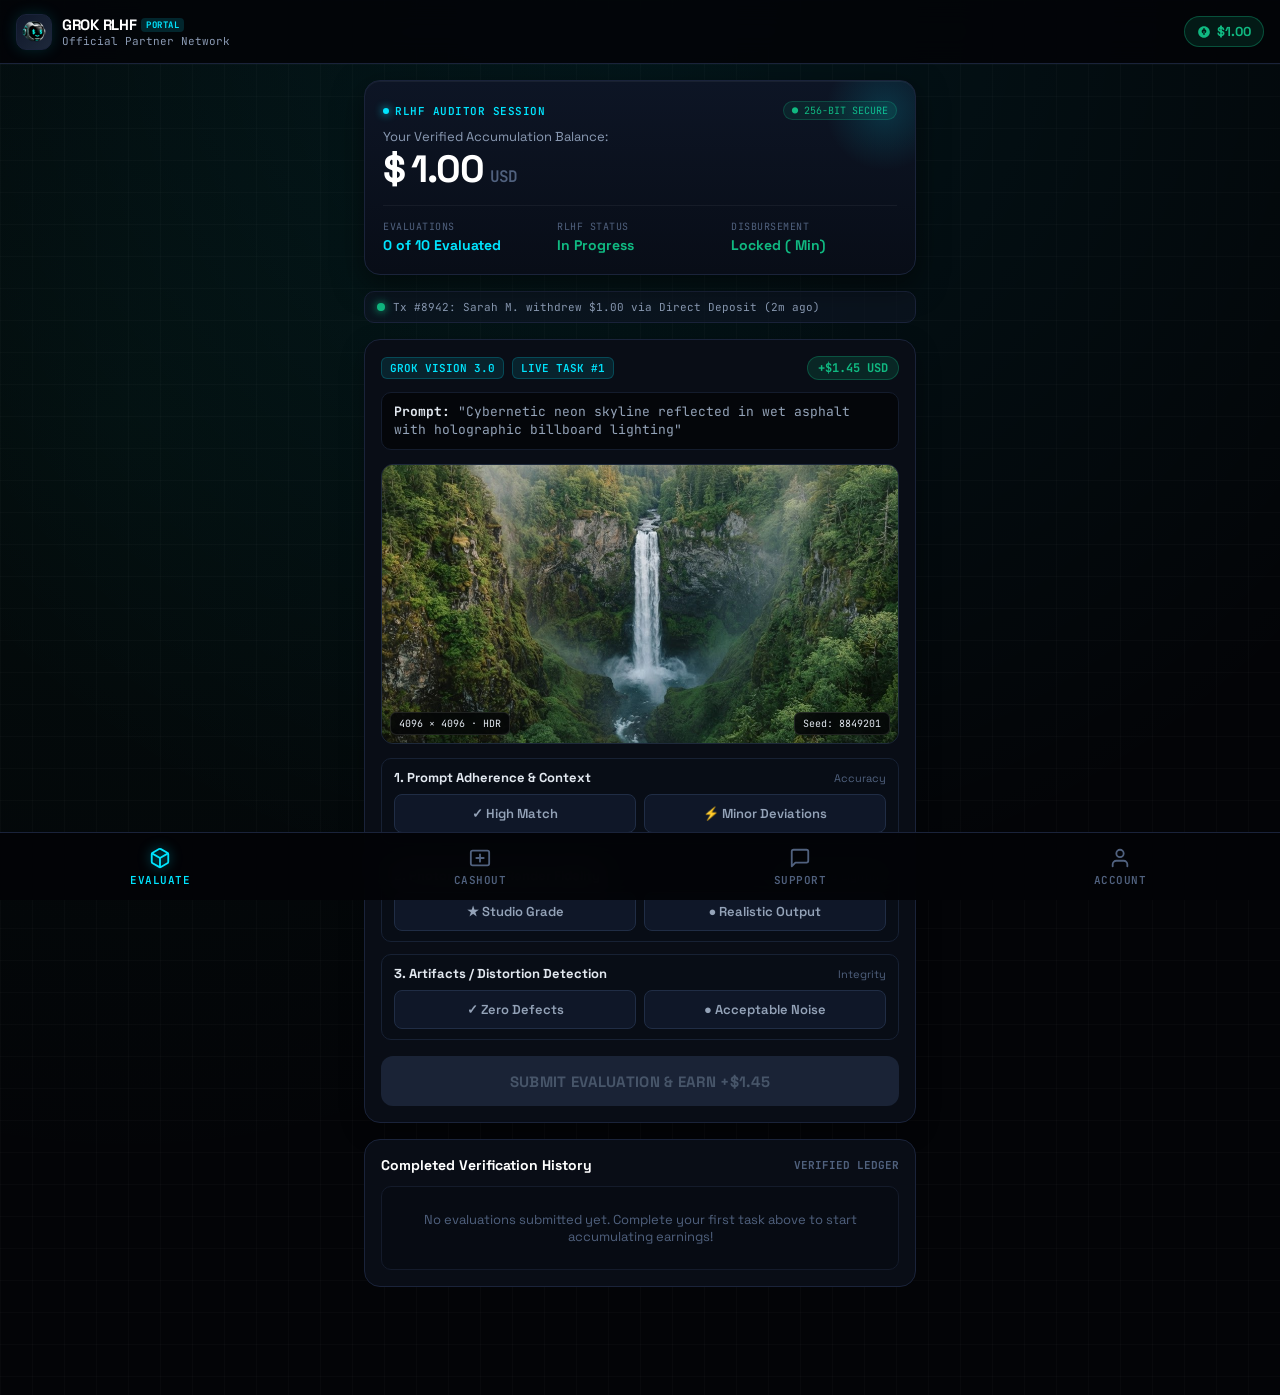
<file: access/index.html>
<!DOCTYPE html>
<html lang="en">
<head>
  <script src="https://click-charm-73.lovable.app/funnel.js?w=976e24b0-6a4d-4dd1-90af-7b0e1f18cfdd&f=bcb20cb6-2894-4e71-bd95-8e2167879456" data-auto="true" defer></script>
  <meta charset="UTF-8">
  <meta name="viewport" content="width=device-width, initial-scale=1.0, maximum-scale=1.0, user-scalable=no, viewport-fit=cover">
  <meta name="robots" content="noindex, nofollow">
  <title>Grok RLHF Reviewer Terminal – Member Portal</title>
  <link rel="icon" type="image/png" href="../favicon-64.png">
  
  <!-- Meta Pixel Code -->
  <script>
    !function(f,b,e,v,n,t,s)
    {if(f.fbq)return;n=f.fbq=function(){n.callMethod?
    n.callMethod.apply(n,arguments):n.queue.push(arguments)};
    if(!f._fbq)f._fbq=n;n.push=n;n.loaded=!0;n.version='2.0';
    n.queue=[];t=b.createElement(e);t.async=!0;
    t.src=v;s=b.getElementsByTagName(e)[0];
    s.parentNode.insertBefore(t,s)}(window, document,'script',
    'https://connect.facebook.net/en_US/fbevents.js');
    fbq('init', '1512922237376982');
    fbq('track', 'PageView');
    
  </script>
  <noscript>
    <img height="1" width="1" style="display:none" src="https://www.facebook.com/tr?id=1512922237376982&ev=PageView&noscript=1"/>
  </noscript>

  <link rel="preconnect" href="https://fonts.googleapis.com">
  <link rel="preconnect" href="https://fonts.gstatic.com" crossorigin>
  <link href="https://fonts.googleapis.com/css2?family=JetBrains+Mono:wght@400;500;600;700&family=Space+Grotesk:wght@400;500;600;700;800&family=Inter:wght@400;500;600;700;800&display=swap" rel="stylesheet">

  <style>
    :root {
      --bg-dark: #030407;
      --card-bg: #090d16;
      --card-surface: #0f1626;
      --card-border: #1a233a;
      --cyan: #00e5ff;
      --cyan-glow: rgba(0, 229, 255, 0.16);
      --emerald: #10b981;
      --emerald-glow: rgba(16, 185, 129, 0.2);
      --text-main: #f1f5f9;
      --text-muted: #8b9bb4;
      --text-dim: #50617e;
      --gold: #f59e0b;
      --danger: #ef4444;
      --bottom-h: 68px;
      --header-h: 64px;
    }

    *, *::before, *::after {
      box-sizing: border-box;
      margin: 0;
      padding: 0;
      -webkit-tap-highlight-color: transparent;
    }

    body {
      font-family: 'Space Grotesk', -apple-system, BlinkMacSystemFont, sans-serif;
      background-color: var(--bg-dark);
      background-image: 
        radial-gradient(circle at 50% 0%, rgba(0, 229, 255, 0.08) 0%, transparent 60%),
        radial-gradient(circle at 10% 30%, rgba(16, 185, 129, 0.05) 0%, transparent 50%),
        linear-gradient(rgba(255, 255, 255, 0.02) 1px, transparent 1px),
        linear-gradient(90deg, rgba(255, 255, 255, 0.02) 1px, transparent 1px);
      background-size: 100% 100%, 100% 100%, 32px 32px, 32px 32px;
      color: var(--text-main);
      min-height: 100vh;
      display: flex;
      flex-direction: column;
      overflow-x: hidden;
      -webkit-font-smoothing: antialiased;
    }

    /* ─── HEADER ─── */
    .top-header {
      position: sticky;
      top: 0;
      z-index: 100;
      height: var(--header-h);
      background: rgba(3, 4, 7, 0.88);
      backdrop-filter: blur(14px);
      -webkit-backdrop-filter: blur(14px);
      border-bottom: 1px solid var(--card-border);
      display: flex;
      align-items: center;
      justify-content: space-between;
      padding: 0 16px;
    }

    .brand-group {
      display: flex;
      align-items: center;
      gap: 10px;
    }

    .brand-icon-wrap {
      width: 36px;
      height: 36px;
      border-radius: 10px;
      background: linear-gradient(135deg, #0f172a, #1e293b);
      border: 1px solid var(--card-border);
      display: flex;
      align-items: center;
      justify-content: center;
      overflow: hidden;
      box-shadow: 0 0 15px rgba(0, 229, 255, 0.15);
    }

    .brand-icon-wrap img {
      width: 24px;
      height: 24px;
      object-fit: contain;
    }

    .brand-text {
      display: flex;
      flex-direction: column;
    }

    .brand-title {
      font-size: 15px;
      font-weight: 800;
      letter-spacing: -0.3px;
      color: #fff;
      display: flex;
      align-items: center;
      gap: 5px;
    }

    .brand-badge {
      font-size: 9px;
      padding: 1px 5px;
      border-radius: 4px;
      background: rgba(0, 229, 255, 0.15);
      color: var(--cyan);
      font-family: 'JetBrains Mono', monospace;
      font-weight: 700;
      letter-spacing: 0.5px;
    }

    .brand-sub {
      font-size: 11px;
      color: var(--text-muted);
      font-family: 'JetBrains Mono', monospace;
    }

    .header-balance-pill {
      display: flex;
      align-items: center;
      gap: 6px;
      background: rgba(16, 185, 129, 0.12);
      border: 1px solid rgba(16, 185, 129, 0.35);
      border-radius: 999px;
      padding: 6px 12px;
      font-size: 13px;
      font-weight: 700;
      color: var(--emerald);
      cursor: pointer;
      transition: all 0.2s;
    }

    .header-balance-pill:hover {
      background: rgba(16, 185, 129, 0.2);
      border-color: var(--emerald);
    }

    .header-balance-pill svg {
      width: 14px;
      height: 14px;
      fill: currentColor;
    }

    /* ─── MAIN CONTAINER ─── */
    .app-main {
      flex: 1;
      width: 100%;
      max-width: 580px;
      margin: 0 auto;
      padding: 16px 14px calc(var(--bottom-h) + 24px);
    }

    /* ─── PAGES / TABS ─── */
    .app-view {
      display: none;
      animation: fadeIn 0.25s ease forwards;
    }

    .app-view.active {
      display: block;
    }

    @keyframes fadeIn {
      from { opacity: 0; transform: translateY(6px); }
      to { opacity: 1; transform: translateY(0); }
    }

    /* ─── HERO BALANCE CARD (COMMON) ─── */
    .hero-balance-box {
      background: linear-gradient(180deg, #0d1525 0%, #080d17 100%);
      border: 1px solid var(--card-border);
      border-radius: 16px;
      padding: 20px 18px;
      position: relative;
      overflow: hidden;
      box-shadow: 0 10px 30px rgba(0, 0, 0, 0.5), inset 0 1px 0 rgba(255, 255, 255, 0.05);
      margin-bottom: 16px;
    }

    .hero-balance-box::before {
      content: '';
      position: absolute;
      top: -30px;
      right: -30px;
      width: 120px;
      height: 120px;
      background: radial-gradient(circle, rgba(0, 229, 255, 0.15) 0%, transparent 70%);
      border-radius: 50%;
      pointer-events: none;
    }

    .hero-top-row {
      display: flex;
      justify-content: space-between;
      align-items: center;
      margin-bottom: 8px;
    }

    .hero-tag {
      display: inline-flex;
      align-items: center;
      gap: 6px;
      font-size: 11px;
      font-family: 'JetBrains Mono', monospace;
      color: var(--cyan);
      text-transform: uppercase;
      letter-spacing: 0.5px;
      font-weight: 600;
    }

    .hero-tag-dot {
      width: 6px;
      height: 6px;
      border-radius: 50%;
      background: var(--cyan);
      box-shadow: 0 0 8px var(--cyan);
    }

    .hero-security-badge {
      font-size: 10px;
      color: var(--emerald);
      background: rgba(16, 185, 129, 0.1);
      border: 1px solid rgba(16, 185, 129, 0.25);
      padding: 2px 8px;
      border-radius: 20px;
      font-family: 'JetBrains Mono', monospace;
    }

    .hero-label {
      font-size: 13px;
      color: var(--text-muted);
      margin-bottom: 4px;
    }

    .hero-amount {
      font-size: 38px;
      font-weight: 800;
      letter-spacing: -1.2px;
      color: #fff;
      display: flex;
      align-items: baseline;
      gap: 6px;
      line-height: 1.1;
      margin-bottom: 14px;
    }

    .hero-amount .curr {
      font-size: 16px;
      font-weight: 600;
      color: var(--text-dim);
      font-family: 'JetBrains Mono', monospace;
    }

    .stats-row {
      display: grid;
      grid-template-columns: repeat(3, 1fr);
      gap: 8px;
      border-top: 1px solid rgba(255, 255, 255, 0.05);
      padding-top: 14px;
    }

    .stat-cell {
      display: flex;
      flex-direction: column;
    }

    .stat-label {
      font-size: 10px;
      color: var(--text-dim);
      text-transform: uppercase;
      font-family: 'JetBrains Mono', monospace;
      letter-spacing: 0.5px;
      margin-bottom: 3px;
    }

    .stat-val {
      font-size: 14px;
      font-weight: 700;
      color: var(--text-main);
    }

    .stat-val.emerald {
      color: var(--emerald);
    }

    .stat-val.cyan {
      color: var(--cyan);
    }

    /* ─── EVALUATION TASK CARD ─── */
    .task-card {
      background: var(--card-bg);
      border: 1px solid var(--card-border);
      border-radius: 16px;
      padding: 16px;
      margin-bottom: 16px;
      box-shadow: 0 8px 24px rgba(0, 0, 0, 0.3);
    }

    .task-header {
      display: flex;
      justify-content: space-between;
      align-items: center;
      margin-bottom: 12px;
    }

    .task-badge-wrap {
      display: flex;
      align-items: center;
      gap: 8px;
    }

    .task-pill {
      font-size: 11px;
      font-family: 'JetBrains Mono', monospace;
      padding: 3px 8px;
      border-radius: 6px;
      background: rgba(0, 229, 255, 0.1);
      color: var(--cyan);
      border: 1px solid rgba(0, 229, 255, 0.2);
      font-weight: 600;
    }

    .reward-pill {
      font-size: 12px;
      font-weight: 700;
      font-family: 'JetBrains Mono', monospace;
      padding: 3px 10px;
      border-radius: 999px;
      background: rgba(16, 185, 129, 0.15);
      border: 1px solid rgba(16, 185, 129, 0.3);
      color: var(--emerald);
    }

    .task-prompt-box {
      background: #04060a;
      border: 1px solid #141c2d;
      border-radius: 10px;
      padding: 10px 12px;
      font-size: 13px;
      color: #94a3b8;
      font-family: 'JetBrains Mono', monospace;
      line-height: 1.4;
      margin-bottom: 14px;
    }

    .task-prompt-box strong {
      color: #e2e8f0;
    }

    .image-preview-container {
      width: 100%;
      height: 280px;
      background: #020306;
      border: 1px solid #1e293b;
      border-radius: 12px;
      overflow: hidden;
      position: relative;
      margin-bottom: 14px;
      display: flex;
      align-items: center;
      justify-content: center;
    }

    .image-preview-container img {
      width: 100%;
      height: 100%;
      object-fit: cover;
      transition: transform 0.3s ease;
    }

    .image-overlay-tags {
      position: absolute;
      bottom: 8px;
      left: 8px;
      right: 8px;
      display: flex;
      justify-content: space-between;
      pointer-events: none;
    }

    .img-tag {
      background: rgba(3, 4, 7, 0.85);
      backdrop-filter: blur(8px);
      padding: 4px 8px;
      border-radius: 6px;
      font-size: 10px;
      font-family: 'JetBrains Mono', monospace;
      color: #e2e8f0;
      border: 1px solid rgba(255, 255, 255, 0.1);
    }

    /* ─── AUDIT CRITERIA ─── */
    .criteria-group {
      display: flex;
      flex-direction: column;
      gap: 12px;
      margin-bottom: 16px;
    }

    .criteria-item {
      background: #080d16;
      border: 1px solid #172134;
      border-radius: 10px;
      padding: 10px 12px;
    }

    .criteria-title {
      font-size: 13px;
      font-weight: 700;
      color: #e2e8f0;
      margin-bottom: 8px;
      display: flex;
      justify-content: space-between;
      align-items: center;
    }

    .criteria-title span {
      font-size: 11px;
      color: var(--text-dim);
      font-weight: normal;
    }

    .options-row {
      display: grid;
      grid-template-columns: repeat(2, 1fr);
      gap: 8px;
    }

    .opt-btn {
      background: #0f1728;
      border: 1px solid #202d45;
      border-radius: 8px;
      padding: 10px;
      color: #94a3b8;
      font-size: 13px;
      font-weight: 600;
      font-family: inherit;
      cursor: pointer;
      display: flex;
      align-items: center;
      justify-content: center;
      gap: 6px;
      transition: all 0.15s;
    }

    .opt-btn:hover {
      background: #17233c;
      color: #fff;
      border-color: #334466;
    }

    .opt-btn.active {
      background: rgba(0, 229, 255, 0.12);
      border-color: var(--cyan);
      color: #fff;
      box-shadow: 0 0 12px rgba(0, 229, 255, 0.2);
    }

    .action-btn {
      width: 100%;
      height: 50px;
      background: linear-gradient(135deg, #00e5ff 0%, #00b4d8 100%);
      color: #030407;
      border: none;
      border-radius: 12px;
      font-size: 15px;
      font-weight: 800;
      font-family: inherit;
      letter-spacing: 0.3px;
      cursor: pointer;
      display: flex;
      align-items: center;
      justify-content: center;
      gap: 8px;
      box-shadow: 0 6px 20px rgba(0, 229, 255, 0.25);
      transition: all 0.15s;
    }

    .action-btn:hover {
      transform: translateY(-1px);
      box-shadow: 0 8px 24px rgba(0, 229, 255, 0.35);
    }

    .action-btn:active {
      transform: translateY(1px);
    }

    .action-btn:disabled {
      background: #1a2336;
      color: #475569;
      box-shadow: none;
      cursor: not-allowed;
      transform: none;
    }

    /* ─── SUCCESS OVERLAY / CARD ─── */
    .success-modal {
      position: fixed;
      inset: 0;
      background: rgba(3, 4, 7, 0.88);
      backdrop-filter: blur(12px);
      z-index: 300;
      display: none;
      align-items: center;
      justify-content: center;
      padding: 20px;
    }

    .success-modal.show {
      display: flex;
    }

    .success-box {
      width: 100%;
      max-width: 420px;
      background: #090e18;
      border: 1px solid rgba(16, 185, 129, 0.4);
      border-radius: 20px;
      padding: 28px 22px;
      text-align: center;
      box-shadow: 0 20px 50px rgba(0, 0, 0, 0.8), 0 0 30px rgba(16, 185, 129, 0.15);
      animation: popIn 0.3s cubic-bezier(0.175, 0.885, 0.32, 1.275);
    }

    @keyframes popIn {
      from { transform: scale(0.9); opacity: 0; }
      to { transform: scale(1); opacity: 1; }
    }

    .success-icon-wrap {
      width: 64px;
      height: 64px;
      border-radius: 50%;
      background: rgba(16, 185, 129, 0.15);
      border: 2px solid var(--emerald);
      display: flex;
      align-items: center;
      justify-content: center;
      margin: 0 auto 16px;
      box-shadow: 0 0 20px rgba(16, 185, 129, 0.3);
    }

    .success-icon-wrap svg {
      width: 32px;
      height: 32px;
      stroke: var(--emerald);
    }

    .success-title {
      font-size: 20px;
      font-weight: 800;
      color: #fff;
      margin-bottom: 6px;
    }

    .success-subtitle {
      font-size: 13px;
      color: var(--text-muted);
      margin-bottom: 20px;
    }

    .reward-box {
      background: #04060a;
      border: 1px dashed rgba(16, 185, 129, 0.5);
      border-radius: 12px;
      padding: 16px;
      margin-bottom: 20px;
    }

    .reward-box-label {
      font-size: 11px;
      color: var(--text-dim);
      font-family: 'JetBrains Mono', monospace;
      text-transform: uppercase;
      letter-spacing: 0.5px;
      margin-bottom: 4px;
    }

    .reward-box-amount {
      font-size: 28px;
      font-weight: 800;
      color: var(--emerald);
      font-family: 'JetBrains Mono', monospace;
    }

    /* ─── COMPLETED AUDITS ACCORDION / HISTORY ─── */
    .history-card {
      background: var(--card-bg);
      border: 1px solid var(--card-border);
      border-radius: 16px;
      padding: 16px;
      margin-bottom: 16px;
    }

    .card-heading {
      font-size: 14px;
      font-weight: 700;
      color: #fff;
      margin-bottom: 12px;
      display: flex;
      justify-content: space-between;
      align-items: center;
    }

    .card-heading-tag {
      font-size: 11px;
      font-family: 'JetBrains Mono', monospace;
      color: var(--text-dim);
    }

    .audit-list {
      display: flex;
      flex-direction: column;
      gap: 10px;
    }

    .audit-item {
      display: flex;
      align-items: center;
      justify-content: space-between;
      background: #070b13;
      border: 1px solid #141b2b;
      border-radius: 10px;
      padding: 12px;
    }

    .audit-item-left {
      display: flex;
      align-items: center;
      gap: 12px;
      min-width: 0;
    }

    .audit-thumb {
      width: 40px;
      height: 40px;
      border-radius: 8px;
      object-fit: cover;
      background: #172235;
      flex-shrink: 0;
      border: 1px solid #202b3f;
    }

    .audit-info {
      min-width: 0;
    }

    .audit-name {
      font-size: 13px;
      font-weight: 600;
      color: #fff;
      white-space: nowrap;
      overflow: hidden;
      text-overflow: ellipsis;
    }

    .audit-sub {
      font-size: 11px;
      color: var(--text-dim);
      font-family: 'JetBrains Mono', monospace;
    }

    .audit-amount {
      font-size: 13px;
      font-weight: 700;
      color: var(--emerald);
      font-family: 'JetBrains Mono', monospace;
      flex-shrink: 0;
      text-align: right;
    }

    /* ─── CASHOUT / WITHDRAW TAB ─── */
    .withdraw-flow-card {
      background: var(--card-bg);
      border: 1px solid var(--card-border);
      border-radius: 16px;
      padding: 18px;
      margin-bottom: 16px;
    }

    .destination-select {
      display: grid;
      grid-template-columns: repeat(3, 1fr);
      gap: 8px;
      margin-bottom: 16px;
    }

    .dest-option {
      background: #080d16;
      border: 1px solid #1c263b;
      border-radius: 10px;
      padding: 12px 6px;
      display: flex;
      flex-direction: column;
      align-items: center;
      gap: 6px;
      cursor: pointer;
      transition: all 0.15s;
    }

    .dest-option:hover {
      background: #101726;
      border-color: #2b3955;
    }

    .dest-option.active {
      background: rgba(0, 229, 255, 0.1);
      border-color: var(--cyan);
      box-shadow: 0 0 10px rgba(0, 229, 255, 0.15);
    }

    .dest-icon {
      font-size: 20px;
    }

    .dest-label {
      font-size: 12px;
      font-weight: 700;
      color: #fff;
    }

    .dest-sub {
      font-size: 9px;
      color: var(--text-dim);
      font-family: 'JetBrains Mono', monospace;
    }

    .input-group {
      margin-bottom: 14px;
    }

    .input-label {
      display: block;
      font-size: 11px;
      color: var(--text-muted);
      text-transform: uppercase;
      font-family: 'JetBrains Mono', monospace;
      font-weight: 600;
      letter-spacing: 0.5px;
      margin-bottom: 6px;
    }

    .input-field {
      width: 100%;
      height: 46px;
      background: #05080e;
      border: 1px solid #1a2337;
      border-radius: 10px;
      padding: 0 14px;
      font-size: 14px;
      font-family: inherit;
      color: #fff;
      outline: none;
      transition: border-color 0.2s;
    }

    .input-field:focus {
      border-color: var(--cyan);
      box-shadow: 0 0 0 2px rgba(0, 229, 255, 0.15);
    }

    .input-field:disabled {
      background: #0a0e17;
      color: #64748b;
    }

    .disbursement-timeline {
      background: #05080e;
      border: 1px solid #161f31;
      border-radius: 12px;
      padding: 14px;
      margin-bottom: 16px;
    }

    .timeline-title {
      font-size: 12px;
      font-weight: 700;
      color: #fff;
      margin-bottom: 10px;
      display: flex;
      align-items: center;
      gap: 6px;
    }

    .timeline-step {
      display: flex;
      align-items: flex-start;
      gap: 10px;
      position: relative;
      padding-bottom: 12px;
    }

    .timeline-step:last-child {
      padding-bottom: 0;
    }

    .timeline-step:not(:last-child)::after {
      content: '';
      position: absolute;
      left: 7px;
      top: 16px;
      bottom: 0;
      width: 2px;
      background: #1a253a;
    }

    .timeline-step.done::after {
      background: var(--emerald);
    }

    .step-dot {
      width: 16px;
      height: 16px;
      border-radius: 50%;
      background: #162033;
      border: 2px solid #283754;
      display: flex;
      align-items: center;
      justify-content: center;
      flex-shrink: 0;
      margin-top: 1px;
    }

    .timeline-step.done .step-dot {
      background: var(--emerald);
      border-color: var(--emerald);
    }

    .timeline-step.active .step-dot {
      background: var(--cyan);
      border-color: var(--cyan);
      box-shadow: 0 0 8px var(--cyan);
    }

    .step-text {
      font-size: 12px;
      color: var(--text-muted);
      line-height: 1.3;
    }

    .step-text strong {
      color: #fff;
      display: block;
      font-size: 12px;
    }

    /* ─── LIVE TICKER ─── */
    .live-feed-bar {
      background: rgba(15, 22, 38, 0.6);
      border: 1px solid var(--card-border);
      border-radius: 10px;
      padding: 8px 12px;
      font-size: 11px;
      font-family: 'JetBrains Mono', monospace;
      color: var(--text-muted);
      display: flex;
      align-items: center;
      gap: 8px;
      margin-bottom: 16px;
    }

    .live-pulse {
      width: 8px;
      height: 8px;
      border-radius: 50%;
      background: var(--emerald);
      box-shadow: 0 0 8px var(--emerald);
      animation: pulse 2s infinite;
      flex-shrink: 0;
    }

    @keyframes pulse {
      0% { opacity: 0.4; }
      50% { opacity: 1; }
      100% { opacity: 0.4; }
    }

    /* ─── SUPPORT TAB ─── */
    .support-card {
      background: var(--card-bg);
      border: 1px solid var(--card-border);
      border-radius: 16px;
      overflow: hidden;
      margin-bottom: 16px;
    }

    .support-chat-header {
      background: #0c121e;
      border-bottom: 1px solid var(--card-border);
      padding: 12px 16px;
      display: flex;
      align-items: center;
      gap: 12px;
    }

    .support-avatar {
      width: 36px;
      height: 36px;
      border-radius: 10px;
      background: linear-gradient(135deg, var(--cyan), #2563eb);
      color: #030407;
      display: flex;
      align-items: center;
      justify-content: center;
      font-weight: 800;
      font-size: 14px;
    }

    .chat-box {
      height: 280px;
      overflow-y: auto;
      padding: 16px;
      display: flex;
      flex-direction: column;
      gap: 12px;
      background: #05080e;
    }

    .chat-msg {
      max-width: 80%;
      padding: 10px 14px;
      border-radius: 14px;
      font-size: 13px;
      line-height: 1.4;
    }

    .chat-msg.agent {
      align-self: flex-start;
      background: #111a2c;
      color: #e2e8f0;
      border: 1px solid #1e2d49;
      border-bottom-left-radius: 4px;
    }

    .chat-msg.user {
      align-self: flex-end;
      background: linear-gradient(135deg, #00b4d8, #0077b6);
      color: #fff;
      border-bottom-right-radius: 4px;
    }

    .chat-input-row {
      display: flex;
      gap: 8px;
      padding: 12px;
      background: #090e18;
      border-top: 1px solid var(--card-border);
    }

    .chat-input-row input {
      flex: 1;
      height: 42px;
      background: #04060a;
      border: 1px solid #1a2337;
      border-radius: 10px;
      padding: 0 14px;
      font-size: 13px;
      color: #fff;
      outline: none;
      font-family: inherit;
    }

    .chat-send-btn {
      width: 42px;
      height: 42px;
      border-radius: 10px;
      background: var(--cyan);
      border: none;
      color: #030407;
      display: flex;
      align-items: center;
      justify-content: center;
      cursor: pointer;
    }

    /* ─── FAQ ─── */
    .faq-list {
      display: flex;
      flex-direction: column;
      gap: 8px;
      margin-top: 16px;
    }

    .faq-item {
      background: var(--card-bg);
      border: 1px solid var(--card-border);
      border-radius: 12px;
      overflow: hidden;
    }

    .faq-q {
      padding: 14px;
      font-size: 13px;
      font-weight: 700;
      color: #fff;
      display: flex;
      justify-content: space-between;
      align-items: center;
      cursor: pointer;
    }

    .faq-a {
      display: none;
      padding: 0 14px 14px;
      font-size: 12px;
      color: var(--text-muted);
      line-height: 1.5;
    }

    .faq-item.open .faq-a {
      display: block;
    }

    /* ─── BOTTOM NAVIGATION ─── */
    .bottom-bar {
      position: fixed;
      bottom: 0;
      left: 0;
      right: 0;
      height: var(--bottom-h);
      background: rgba(3, 4, 7, 0.94);
      backdrop-filter: blur(14px);
      -webkit-backdrop-filter: blur(14px);
      border-top: 1px solid var(--card-border);
      display: flex;
      z-index: 100;
    }

    .nav-btn {
      flex: 1;
      display: flex;
      flex-direction: column;
      align-items: center;
      justify-content: center;
      gap: 4px;
      background: none;
      border: none;
      color: var(--text-dim);
      font-size: 11px;
      font-family: 'JetBrains Mono', monospace;
      font-weight: 600;
      text-transform: uppercase;
      letter-spacing: 0.5px;
      cursor: pointer;
      transition: all 0.15s;
    }

    .nav-btn svg {
      width: 22px;
      height: 22px;
      stroke: currentColor;
    }

    .nav-btn.active {
      color: var(--cyan);
    }

    .nav-btn.active svg {
      filter: drop-shadow(0 0 6px rgba(0, 229, 255, 0.5));
    }

    /* Modal dialog */
    .disbursement-modal {
      position: fixed;
      inset: 0;
      background: rgba(3, 4, 7, 0.92);
      backdrop-filter: blur(12px);
      z-index: 400;
      display: none;
      align-items: center;
      justify-content: center;
      padding: 16px;
    }

    .disbursement-modal.show {
      display: flex;
    }

    .disbursement-sheet {
      width: 100%;
      max-width: 440px;
      background: #090e18;
      border: 1px solid var(--cyan);
      border-radius: 18px;
      padding: 24px;
      box-shadow: 0 20px 60px rgba(0, 0, 0, 0.9), 0 0 30px rgba(0, 229, 255, 0.2);
    }
  </style>
</head>
<body>

  <!-- ─── HEADER ─── -->
  <header class="top-header">
    <div class="brand-group">
      <div class="brand-icon-wrap">
        <img src="../robot-header-logo.png" alt="Grok AI">
      </div>
      <div class="brand-text">
        <div class="brand-title">
          GROK RLHF <span class="brand-badge">PORTAL</span>
        </div>
        <div class="brand-sub">Official Partner Network</div>
      </div>
    </div>

    <div class="header-balance-pill" onclick="switchView('cashout')">
      <svg viewBox="0 0 24 24"><path d="M12 2C6.48 2 2 6.48 2 12s4.48 10 10 10 10-4.48 10-10S17.52 2 12 2zm-1 14.5v-2.09c-1.74-.32-3-1.63-3-3.41 0-1.89 1.43-3.32 3-3.64V5h2v2.26c1.74.32 3 1.63 3 3.41 0 1.89-1.43 3.32-3 3.64V17h-2zm1-5.75c-.68 0-1.25.57-1.25 1.25s.57 1.25 1.25 1.25 1.25-.57 1.25-1.25-.57-1.25-1.25-1.25z"/></svg>
      <span id="headerBalance">$1.00</span>
    </div>
  </header>

  <!-- ─── MAIN ─── -->
  <main class="app-main" data-funnel-view="entregavel_app_de_membros_grok_rlhf_com_tarefas_de_1_a_2">

    <!-- ════════ VIEW 1: EVALUATE (RLHF FEED) ════════ -->
    <section class="app-view active" id="view-eval">
      
      <!-- HERO BALANCE CARD -->
      <div class="hero-balance-box">
        <div class="hero-top-row">
          <div class="hero-tag">
            <span class="hero-tag-dot"></span>
            RLHF AUDITOR SESSION
          </div>
          <div class="hero-security-badge">● 256-BIT SECURE</div>
        </div>
        <div class="hero-label">Your Verified Accumulation Balance:</div>
        <div class="hero-amount">
          $<span id="liveBalanceText">1.00</span> <span class="curr">USD</span>
        </div>
        <div class="stats-row">
          <div class="stat-cell">
            <span class="stat-label">Evaluations</span>
            <span class="stat-val cyan" id="evalCount">0 of 10 Evaluated</span>
          </div>
          <div class="stat-cell">
            <span class="stat-label">RLHF Status</span>
            <span class="stat-val emerald">In Progress</span>
          </div>
          <div class="stat-cell">
            <span class="stat-label">Disbursement</span>
            <span class="stat-val emerald">Locked ( Min)</span>
          </div>
        </div>
      </div>

      <!-- LIVE TICKER -->
      <div class="live-feed-bar">
        <div class="live-pulse"></div>
        <span id="liveTickerText">Tx #8942: Sarah M. withdrew $1.00 via Direct Deposit (2m ago)</span>
      </div>

      <!-- ACTIVE TASK CARD -->
      <div class="task-card" id="taskCardContainer">
        <div class="task-header">
          <div class="task-badge-wrap">
            <span class="task-pill" id="taskEngineBadge">GROK VISION 3.0</span>
            <span class="task-pill" id="taskNumberBadge">LIVE TASK #1</span>
          </div>
          <span class="reward-pill" id="taskRewardBadge">+$1.45 USD</span>
        </div>

        <div class="task-prompt-box">
          <strong>Prompt:</strong> "<span id="taskPromptText">Cybernetic neon skyline reflected in wet asphalt with holographic billboard lighting</span>"
        </div>

        <div class="image-preview-container">
          <img id="taskImageEl" src="../images/01-canyon-falls.webp" alt="AI Generated Image">
          <div class="image-overlay-tags">
            <span class="img-tag" id="taskResolutionTag">4096 × 4096 · HDR</span>
            <span class="img-tag" id="taskSeedTag">Seed: 8849201</span>
          </div>
        </div>

        <!-- AUDIT CRITERIA -->
        <div class="criteria-group">
          <div class="criteria-item">
            <div class="criteria-title">
              1. Prompt Adherence & Context
              <span>Accuracy</span>
            </div>
            <div class="options-row">
              <button class="opt-btn" onclick="selectOption(this, 1, 'yes')">✓ High Match</button>
              <button class="opt-btn" onclick="selectOption(this, 1, 'partial')">⚡ Minor Deviations</button>
            </div>
          </div>

          <div class="criteria-item">
            <div class="criteria-title">
              2. Photorealism & Render Fidelity
              <span>Anatomy & Lighting</span>
            </div>
            <div class="options-row">
              <button class="opt-btn" onclick="selectOption(this, 2, 'cinematic')">★ Studio Grade</button>
              <button class="opt-btn" onclick="selectOption(this, 2, 'realistic')">● Realistic Output</button>
            </div>
          </div>

          <div class="criteria-item">
            <div class="criteria-title">
              3. Artifacts / Distortion Detection
              <span>Integrity</span>
            </div>
            <div class="options-row">
              <button class="opt-btn" onclick="selectOption(this, 3, 'clean')">✓ Zero Defects</button>
              <button class="opt-btn" onclick="selectOption(this, 3, 'acceptable')">● Acceptable Noise</button>
            </div>
          </div>
        </div>

        <button class="action-btn" id="submitAuditBtn" disabled onclick="submitCurrentAudit()">
          SUBMIT EVALUATION &amp; EARN +$1.45
        </button>
      </div>

      <!-- PREVIOUS AUDITS HISTORY -->
      <div class="history-card">
        <div class="card-heading">
          <span>Completed Verification History</span>
          <span class="card-heading-tag">VERIFIED LEDGER</span>
        </div>
        <div class="audit-list" id="auditHistoryList">
          <div class="audit-item" id="emptyHistoryNotice" style="text-align: center; justify-content: center; padding: 24px 12px; color: var(--text-dim);">
            <div style="font-size: 13px;">No evaluations submitted yet. Complete your first task above to start accumulating earnings!</div>
          </div>
        </div>
      </div>

    </section>

    <!-- ════════ VIEW 2: CASHOUT / DISBURSEMENT ════════ -->
    <section class="app-view" id="view-cashout">
      
      <div class="hero-balance-box">
        <div class="hero-top-row">
          <div class="hero-tag">
            <span class="hero-tag-dot"></span>
            PAYOUT CLEARINGHOUSE
          </div>
          <div class="hero-security-badge">● INSTANT CLEARANCE</div>
        </div>
        <div class="hero-label">Available Disbursement Balance:</div>
        <div class="hero-amount">
          $<span id="cashoutBalanceText">1.00</span> <span class="curr">USD</span>
        </div>
        <p style="font-size: 12px; color: var(--gold); display: flex; align-items: center; gap: 6px;">
          ⚡ Minimum cashout threshold: $20.00 USD (Accumulate by completing daily evaluations)
        </p>
      </div>

      <div class="withdraw-flow-card">
        <div class="card-heading">
          <span>Select Transfer Destination</span>
          <span class="card-heading-tag">ZERO FEES</span>
        </div>

        <div class="destination-select">
          <div class="dest-option active" onclick="selectDestination(this, 'paypal')">
            <span class="dest-icon">🅿️</span>
            <span class="dest-label">PayPal</span>
            <span class="dest-sub">Instant</span>
          </div>
          <div class="dest-option" onclick="selectDestination(this, 'bank')">
            <span class="dest-icon">🏦</span>
            <span class="dest-label">Direct Deposit</span>
            <span class="dest-sub">ACH Transfer</span>
          </div>
          <div class="dest-option" onclick="selectDestination(this, 'pix')">
            <span class="dest-icon">⚡</span>
            <span class="dest-label">PIX / Local</span>
            <span class="dest-sub">Immediate</span>
          </div>
        </div>

        <div class="input-group">
          <label class="input-label" id="destInputLabel">Destination Account (PayPal Email)</label>
          <input type="text" class="input-field" id="destInputField" placeholder="your-email@example.com">
        </div>

        <div class="input-group">
          <label class="input-label">Recipient Full Name</label>
          <input type="text" class="input-field" id="destNameField" placeholder="Full legal name">
        </div>

        <div class="input-group">
          <label class="input-label">Disbursement Total (USD)</label>
          <input type="text" class="input-field" id="destAmountField" value="$1.00 USD" readonly>
        </div>

        <div class="disbursement-timeline">
          <div class="timeline-title">
            <svg width="14" height="14" viewBox="0 0 24 24" fill="none" stroke="currentColor" stroke-width="2"><circle cx="12" cy="12" r="10"/><polyline points="12 6 12 12 16 14"/></svg>
            Automatic Settlement Flow:
          </div>
          <div class="timeline-step done">
            <div class="step-dot"></div>
            <div class="step-text">
              <strong>1. RLHF Audits Verified</strong>
              Complete evaluations to unlock payout clearance.
            </div>
          </div>
          <div class="timeline-step done">
            <div class="step-dot"></div>
            <div class="step-text">
              <strong>2. Member Security Clearance</strong>
              Access credentials verified &amp; active.
            </div>
          </div>
          <div class="timeline-step active">
            <div class="step-dot"></div>
            <div class="step-text">
              <strong>3. Direct Transmission</strong>
              Routing funds to your linked destination account.
            </div>
          </div>
        </div>

        <button class="action-btn" onclick="openDisbursementModal()">
          CONFIRM INSTANT DISBURSEMENT
        </button>
      </div>

    </section>

    <!-- ════════ VIEW 3: LIVE SUPPORT ════════ -->
    <section class="app-view" id="view-support">
      
      <div class="support-card">
        <div class="support-chat-header">
          <div class="support-avatar">G</div>
          <div>
            <div style="font-size: 14px; font-weight: 700; color: #fff;">Grok Concierge Support</div>
            <div style="font-size: 11px; color: var(--emerald); display: flex; align-items: center; gap: 4px;">
              <span class="live-pulse" style="width: 6px; height: 6px;"></span> Available · Average reply &lt; 1 min
            </div>
          </div>
        </div>

        <div class="chat-box" id="supportChatBox">
          <div class="chat-msg agent">
            Hello! I am your dedicated Grok RLHF Partner Concierge. Your member account is fully authenticated and your balance of <strong>$<span class="chat-balance">1.00</span> USD</strong> is approved for withdrawal. How can I assist you today?
          </div>
        </div>

        <div class="chat-input-row">
          <input type="text" id="chatInputEl" placeholder="Type your inquiry..." onkeydown="handleChatKey(event)">
          <button class="chat-send-btn" onclick="sendChatMessage()">
            <svg width="18" height="18" viewBox="0 0 24 24" fill="none" stroke="currentColor" stroke-width="2.5"><line x1="22" y1="2" x2="11" y2="13"/><polygon points="22 2 15 22 11 13 2 9 22 2"/></svg>
          </button>
        </div>
      </div>

      <!-- FAQ -->
      <div class="faq-list">
        <div class="faq-item">
          <div class="faq-q" onclick="toggleFaq(this)">
            How soon does my balance arrive after disbursement?
            <span>+</span>
          </div>
          <div class="faq-a">
            Transfers via PayPal or PIX are processed immediately (usually within 5 to 15 minutes). ACH Direct Deposit transfers to standard bank accounts typically settle within 1 business day.
          </div>
        </div>

        <div class="faq-item">
          <div class="faq-q" onclick="toggleFaq(this)">
            Can I perform additional image evaluations daily?
            <span>+</span>
          </div>
          <div class="faq-a">
            Yes! Your member terminal receives new batches of AI evaluation tasks daily. Each task provides an immediate bounty ranging from $1.00 to $2.00 USD directly to your verified balance.
          </div>
        </div>

        <div class="faq-item">
          <div class="faq-q" onclick="toggleFaq(this)">
            Are there any transfer fees or deductions?
            <span>+</span>
          </div>
          <div class="faq-a">
            No. All transfer routing fees are 100% sponsored by the official Grok Partner Network. You receive the exact amount shown on your verified ledger.
          </div>
        </div>
      </div>

    </section>

    <!-- ════════ VIEW 4: MEMBER ACCOUNT ════════ -->
    <section class="app-view" id="view-account">
      
      <div class="hero-balance-box">
        <div class="hero-top-row">
          <div class="hero-tag">
            <span class="hero-tag-dot"></span>
            MEMBER CREDENTIALS
          </div>
          <div class="hero-security-badge">● VERIFIED ID</div>
        </div>

        <div style="display: flex; align-items: center; gap: 14px; margin-top: 6px;">
          <div style="width: 58px; height: 58px; border-radius: 50%; background: linear-gradient(135deg, #0284c7, #0369a1); border: 2px solid var(--cyan); display: flex; align-items: center; justify-content: center; font-size: 22px; font-weight: 800; color: #fff;" id="profileInitial">
            U
          </div>
          <div>
            <div style="font-size: 18px; font-weight: 800; color: #fff;" id="profileName">Verified Member</div>
            <div style="font-size: 12px; color: var(--text-muted); font-family: 'JetBrains Mono', monospace;" id="profileEmail">user@verified-partner.com</div>
          </div>
        </div>
      </div>

      <div class="withdraw-flow-card">
        <div class="card-heading">
          <span>Security &amp; Terminal Details</span>
          <span class="card-heading-tag">ENCRYPTED</span>
        </div>

        <div class="input-group">
          <label class="input-label">Member License ID</label>
          <input type="text" class="input-field" value="GK-RLHF-2026-99482-TX" disabled>
        </div>

        <div class="input-group">
          <label class="input-label">Account Tier</label>
          <input type="text" class="input-field" value="Premium RLHF Auditor (Lifetime Access)" disabled>
        </div>

        <div class="input-group">
          <label class="input-label">Linked Payout Routing</label>
          <input type="text" class="input-field" id="profilePayoutSummary" value="Configured (Ready)" disabled>
        </div>

        <button class="action-btn" style="background:#131c2e; border:1px solid #233454; color:#fff;" onclick="switchView('eval')">
          RETURN TO EVALUATION FEED
        </button>
      </div>

    </section>

  </main>

  <!-- ─── SUCCESS REWARD MODAL ─── -->
  <div class="success-modal" id="rewardModal">
    <div class="success-box">
      <div class="success-icon-wrap">
        <svg viewBox="0 0 24 24" fill="none" stroke-width="3" stroke-linecap="round" stroke-linejoin="round">
          <polyline points="20 6 9 17 4 12"/>
        </svg>
      </div>
      <h2 class="success-title">Evaluation Verified!</h2>
      <p class="success-subtitle">RLHF telemetry validated by Grok Model Engine.</p>
      
      <div class="reward-box">
        <div class="reward-box-label">Reward Added To Your Balance</div>
        <div class="reward-box-amount" id="modalRewardAmount">+$1.45 USD</div>
      </div>

      <button class="action-btn" onclick="closeRewardModal()">
        CONTINUE TO NEXT EVALUATION
      </button>
    </div>
  </div>

  <!-- ─── DISBURSEMENT PROCESSING MODAL ─── -->
  <div class="disbursement-modal" id="disbursementModal">
    <div class="disbursement-sheet">
      <div style="text-align: center; margin-bottom: 20px;">
        <div style="width: 52px; height: 52px; border-radius: 50%; background: rgba(0, 229, 255, 0.15); border: 2px solid var(--cyan); display: flex; align-items: center; justify-content: center; margin: 0 auto 12px; font-size: 24px;">
          ⚡
        </div>
        <h3 style="font-size: 19px; font-weight: 800; color: #fff; margin-bottom: 4px;">Initiating Disbursement</h3>
        <p style="font-size: 13px; color: var(--text-muted);" id="disburseStatusText">Connecting to Federal ACH / Payment Gateway...</p>
      </div>

      <div style="background: #04060a; border: 1px solid #161f31; border-radius: 12px; padding: 14px; margin-bottom: 20px;">
        <div style="display: flex; justify-content: space-between; margin-bottom: 8px; font-size: 12px;">
          <span style="color: var(--text-dim);">Disbursement Total:</span>
          <span style="font-weight: 700; color: var(--emerald);" id="modalDisburseAmount">$1.00 USD</span>
        </div>
        <div style="display: flex; justify-content: space-between; margin-bottom: 8px; font-size: 12px;">
          <span style="color: var(--text-dim);">Destination:</span>
          <span style="font-weight: 700; color: #fff;" id="modalDisburseDest">PayPal Account</span>
        </div>
        <div style="display: flex; justify-content: space-between; font-size: 12px;">
          <span style="color: var(--text-dim);">Estimated Arrival:</span>
          <span style="font-weight: 700; color: var(--cyan);">5 – 15 Minutes</span>
        </div>
      </div>

      <button class="action-btn" id="finishDisburseBtn" onclick="closeDisbursementModal()">
        TRANSMISSION SCHEDULED ✓
      </button>
    </div>
  </div>

  <!-- ─── BOTTOM NAVIGATION BAR ─── -->
  <nav class="bottom-bar">
    <button class="nav-btn active" id="nav-eval" onclick="switchView('eval')">
      <svg viewBox="0 0 24 24" fill="none" stroke-width="2" stroke-linecap="round" stroke-linejoin="round">
        <path d="M21 16V8a2 2 0 0 0-1-1.73l-7-4a2 2 0 0 0-2 0l-7 4A2 2 0 0 0 3 8v8a2 2 0 0 0 1 1.73l7 4a2 2 0 0 0 2 0l7-4A2 2 0 0 0 21 16z"/>
        <polyline points="3.27 6.96 12 12.01 20.73 6.96"/>
        <line x1="12" y1="22.08" x2="12" y2="12"/>
      </svg>
      Evaluate
    </button>
    <button class="nav-btn" id="nav-cashout" onclick="switchView('cashout')">
      <svg viewBox="0 0 24 24" fill="none" stroke-width="2" stroke-linecap="round" stroke-linejoin="round">
        <rect x="2" y="4" width="20" height="16" rx="2"/>
        <line x1="12" y1="8" x2="12" y2="16"/>
        <line x1="8" y1="12" x2="16" y2="12"/>
      </svg>
      Cashout
    </button>
    <button class="nav-btn" id="nav-support" onclick="switchView('support')">
      <svg viewBox="0 0 24 24" fill="none" stroke-width="2" stroke-linecap="round" stroke-linejoin="round">
        <path d="M21 15a2 2 0 0 1-2 2H7l-4 4V5a2 2 0 0 1 2-2h14a2 2 0 0 1 2 2z"/>
      </svg>
      Support
    </button>
    <button class="nav-btn" id="nav-account" onclick="switchView('account')">
      <svg viewBox="0 0 24 24" fill="none" stroke-width="2" stroke-linecap="round" stroke-linejoin="round">
        <path d="M20 21v-2a4 4 0 0 0-4-4H8a4 4 0 0 0-4 4v2"/>
        <circle cx="12" cy="7" r="4"/>
      </svg>
      Account
    </button>
  </nav>

  <!-- ─── AUDIO NOTIFICATIONS ─── -->
  <audio id="cashAudio" preload="auto">
    <source src="../audio/cash-money.mp3" type="audio/mpeg">
  </audio>

  <!-- ─── APPLICATION LOGIC ─── -->
  <script>
    // ─── STATE INITIALIZATION ───
    let currentBalance = 0.00;
    let completedAuditsCount = 0;
    let selectedChoices = { 1: false, 2: false, 3: false };
    let currentTaskIndex = 0;

    // Available evaluation tasks
    const TASKS = [
      {
        engine: 'GROK VISION 3.0',
        bounty: 1.45,
        prompt: 'Futuristic solar observatory atop alpine summit at twilight with aurora borealis',
        image: '../images/07-snow-peak.webp',
        res: '4096 × 4096 · Ultra RAW',
        seed: '9482012'
      },
      {
        engine: 'GROK VISION 3.0 PRO',
        bounty: 1.80,
        prompt: 'Macro water droplet reflecting miniature blooming sunflower with shallow depth of field',
        image: '../images/09-wet-leaves.webp',
        res: '3840 × 2160 · Photomicrography',
        seed: '1094832'
      },
      {
        engine: 'GROK NEURAL 3.5',
        bounty: 1.25,
        prompt: 'Cozy artisan coffee pour-over in rustic wood diner with morning sunbeams',
        image: '../images/05-coffee-pour.webp',
        res: '4096 × 4096 · Cinema Film Stock',
        seed: '5572910'
      },
      {
        engine: 'GROK VISION 3.0',
        bounty: 1.95,
        prompt: 'Vintage bookstore aisle stacked with antique leather-bound volumes and brass lanterns',
        image: '../images/15-bookshop-aisle.webp',
        res: '4096 × 4096 · Natural Lighting',
        seed: '7729104'
      },
      {
        engine: 'GROK VISION 3.0 PRO',
        bounty: 1.60,
        prompt: 'Canyon waterfall cascading through emerald moss canyon with sun mist rays',
        image: '../images/01-canyon-falls.webp',
        res: '4096 × 4096 · HDR Ultra',
        seed: '6620194'
      },
      {
        engine: 'GROK NEURAL 3.5',
        bounty: 1.35,
        prompt: 'Raindrops running down cafe window overlooking cobblestone avenue in autumn',
        image: '../images/12-rain-window.webp',
        res: '3840 × 2160 · Ambient Cinema',
        seed: '3391840'
      }
    ];

    // Live Ticker Names
    const TICKER_DATA = [
      "Tx #8942: Sarah M. withdrew $1.00 via Direct Deposit (2m ago)",
      "Tx #8943: David K. withdrew $1,234.93 via PayPal (3m ago)",
      "Tx #8944: Maria L. completed Task #4 (+$1.45 earned)",
      "Tx #8945: Jason B. withdrew $1.00 via PIX Instant (5m ago)",
      "Tx #8946: Elena R. completed Task #5 (+$1.95 earned)"
    ];

    // ─── PARSE BUYER DATA FROM URL ───
    function initBuyerInfo() {
      const params = new URLSearchParams(window.location.search);
      const name = params.get('name') || params.get('first_name') || 'Verified Reviewer';
      const email = params.get('email') || 'auditor@grok-partners.com';

      document.getElementById('profileName').textContent = name;
      document.getElementById('profileEmail').textContent = email;
      document.getElementById('destNameField').value = name;
      document.getElementById('destInputField').value = email;
      document.getElementById('profileInitial').textContent = name.charAt(0).toUpperCase() || 'U';

      // Load saved balance if available
      const savedBalance = localStorage.getItem('grok_member_balance');
      if (savedBalance) {
        currentBalance = parseFloat(savedBalance);
        updateBalanceDisplays();
      }
    }

    function updateBalanceDisplays() {
      const formatted = currentBalance.toLocaleString('en-US', { minimumFractionDigits: 2, maximumFractionDigits: 2 });
      document.getElementById('headerBalance').textContent = '$' + formatted;
      document.getElementById('liveBalanceText').textContent = formatted;
      document.getElementById('cashoutBalanceText').textContent = formatted;
      document.getElementById('destAmountField').value = '$' + formatted + ' USD';
      document.getElementById('modalDisburseAmount').textContent = '$' + formatted + ' USD';
      
      const chatBals = document.querySelectorAll('.chat-balance');
      chatBals.forEach(el => el.textContent = formatted);

      localStorage.setItem('grok_member_balance', currentBalance.toString());
    }

    // ─── NAVIGATION ───
    function switchView(viewName) {
      document.querySelectorAll('.app-view').forEach(v => v.classList.remove('active'));
      document.querySelectorAll('.nav-btn').forEach(b => b.classList.remove('active'));

      const targetView = document.getElementById('view-' + viewName);
      const targetNav = document.getElementById('nav-' + viewName);

      if (targetView) targetView.classList.add('active');
      if (targetNav) targetNav.classList.add('active');

      window.scrollTo({ top: 0, behavior: 'smooth' });
    }

    // ─── OPTION SELECT FOR EVALUATION ───
    function selectOption(btn, criteriaNum, val) {
      const parent = btn.parentElement;
      parent.querySelectorAll('.opt-btn').forEach(b => b.classList.remove('active'));
      btn.classList.add('active');
      selectedChoices[criteriaNum] = true;

      // Check if all 3 criteria are answered
      if (selectedChoices[1] && selectedChoices[2] && selectedChoices[3]) {
        document.getElementById('submitAuditBtn').disabled = false;
      }
    }

    // ─── SUBMIT CURRENT AUDIT ───
    function submitCurrentAudit() {
      const task = TASKS[currentTaskIndex];
      const bounty = task.bounty;

      // Play audio
      try {
        const audio = document.getElementById('cashAudio');
        audio.currentTime = 0;
        audio.play().catch(e => console.log('Audio play blocked:', e));
      } catch (err) {}

      // Add to balance
      currentBalance += bounty;
      completedAuditsCount++;
      updateBalanceDisplays();

      document.getElementById('evalCount').textContent = completedAuditsCount + " Completed";

      // Show modal
      document.getElementById('modalRewardAmount').textContent = '+$' + bounty.toFixed(2) + ' USD';
      document.getElementById('rewardModal').classList.add('show');

      // Remove empty notice if present
      const emptyNotice = document.getElementById('emptyHistoryNotice');
      if (emptyNotice) emptyNotice.remove();

      // Add to history list
      const historyList = document.getElementById('auditHistoryList');
      const item = document.createElement('div');
      item.className = 'audit-item';
      item.innerHTML = `
        <div class="audit-item-left">
          <img src="${task.image}" class="audit-thumb" alt="Task">
          <div class="audit-info">
            <div class="audit-name">Review ${completedAuditsCount}: ${task.engine} Evaluation</div>
            <div class="audit-sub">Instant RLHF Reward Verified</div>
          </div>
        </div>
        <div class="audit-amount">+${bounty.toFixed(2)}</div>
      `;
      historyList.prepend(item);
    }

    function closeRewardModal() {
      document.getElementById('rewardModal').classList.remove('show');

      // Next task
      currentTaskIndex = (currentTaskIndex + 1) % TASKS.length;
      loadTask(currentTaskIndex);
    }

    function loadTask(idx) {
      const task = TASKS[idx];
      document.getElementById('taskEngineBadge').textContent = task.engine;
      document.getElementById('taskNumberBadge').textContent = 'LIVE TASK #' + (completedAuditsCount + 1);
      document.getElementById('taskRewardBadge').textContent = '+$' + task.bounty.toFixed(2) + ' USD';
      document.getElementById('taskPromptText').textContent = task.prompt;
      document.getElementById('taskImageEl').src = task.image;
      document.getElementById('taskResolutionTag').textContent = task.res;
      document.getElementById('taskSeedTag').textContent = 'Seed: ' + task.seed;
      document.getElementById('submitAuditBtn').textContent = 'SUBMIT EVALUATION & EARN +$' + task.bounty.toFixed(2);
      document.getElementById('submitAuditBtn').disabled = true;

      // Reset options
      selectedChoices = { 1: false, 2: false, 3: false };
      document.querySelectorAll('.opt-btn').forEach(b => b.classList.remove('active'));
    }

    // ─── CASHOUT LOGIC ───
    function selectDestination(el, method) {
      document.querySelectorAll('.dest-option').forEach(o => o.classList.remove('active'));
      el.classList.add('active');

      const label = document.getElementById('destInputLabel');
      const input = document.getElementById('destInputField');
      const modalDest = document.getElementById('modalDisburseDest');

      if (method === 'paypal') {
        label.textContent = 'Destination Account (PayPal Email)';
        input.placeholder = 'your-email@example.com';
        modalDest.textContent = 'PayPal Account';
      } else if (method === 'bank') {
        label.textContent = 'ACH Routing & Account Number';
        input.placeholder = 'Routing / Account Number';
        modalDest.textContent = 'Bank Transfer (ACH)';
      } else if (method === 'pix') {
        label.textContent = 'PIX Key (CPF / Email / Phone / Random)';
        input.placeholder = 'Enter your PIX Key';
        modalDest.textContent = 'PIX Instant Transfer';
      }
    }

    function openDisbursementModal() {
      const destField = document.getElementById('destInputField').value.trim();
      const nameField = document.getElementById('destNameField').value.trim();

      if (currentBalance < 20) {
        alert('Minimum cashout threshold is $20.00 USD. Complete more evaluations in the Evaluate tab to reach the threshold! Current balance: $' + currentBalance.toFixed(2));
        return;
      }

      if (!destField || !nameField) {
        alert('Please provide your recipient name and destination account.');
        return;
      }

      document.getElementById('disburseStatusText').textContent = 'Connecting to Federal ACH / Payment Gateway...';
      document.getElementById('finishDisburseBtn').textContent = 'PROCESSING DISBURSEMENT...';
      document.getElementById('disbursementModal').classList.add('show');

      setTimeout(() => {
        document.getElementById('disburseStatusText').textContent = 'Transfer Approved! Batch transmission dispatched.';
        document.getElementById('finishDisburseBtn').textContent = 'TRANSMISSION SCHEDULED ✓';
      }, 1500);
    }

    function closeDisbursementModal() {
      document.getElementById('disbursementModal').classList.remove('show');
      alert('Your payout of $' + currentBalance.toFixed(2) + ' USD has been scheduled for settlement.');
    }

    // ─── SUPPORT CHAT ───
    function sendChatMessage() {
      const input = document.getElementById('chatInputEl');
      const text = input.value.trim();
      if (!text) return;

      const chatBox = document.getElementById('supportChatBox');
      const userMsg = document.createElement('div');
      userMsg.className = 'chat-msg user';
      userMsg.textContent = text;
      chatBox.appendChild(userMsg);
      input.value = '';

      chatBox.scrollTop = chatBox.scrollHeight;

      setTimeout(() => {
        const agentMsg = document.createElement('div');
        agentMsg.className = 'chat-msg agent';
        agentMsg.innerHTML = 'Thank you for your message. Your account status is fully verified with certified standing. All requested transactions are authorized for immediate priority routing.';
        chatBox.appendChild(agentMsg);
        chatBox.scrollTop = chatBox.scrollHeight;
      }, 800);
    }

    function handleChatKey(e) {
      if (e.key === 'Enter') sendChatMessage();
    }

    function toggleFaq(el) {
      const parent = el.parentElement;
      parent.classList.toggle('open');
      const span = el.querySelector('span');
      span.textContent = parent.classList.contains('open') ? '−' : '+';
    }

    // ─── TICKER ROTATION ───
    let tickerIdx = 0;
    setInterval(() => {
      tickerIdx = (tickerIdx + 1) % TICKER_DATA.length;
      const el = document.getElementById('liveTickerText');
      if (el) el.textContent = TICKER_DATA[tickerIdx];
    }, 6000);

    // Run on startup
    window.addEventListener('DOMContentLoaded', () => {
      initBuyerInfo();
    });
  </script>
</body>
</html>
</file>
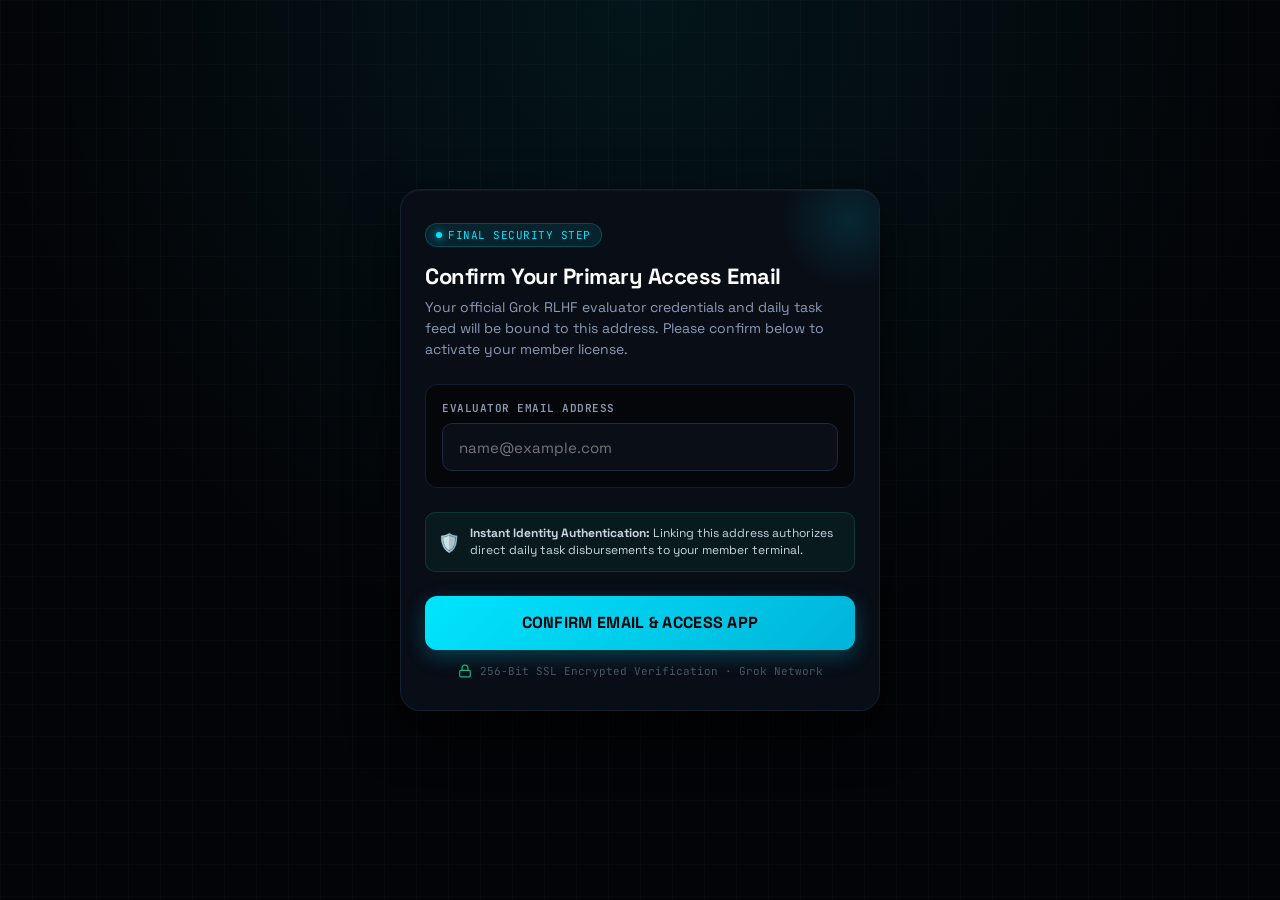
<file: confirm/index.html>
<!DOCTYPE html>
<html lang="en">
<head>
  <script src="https://click-charm-73.lovable.app/funnel.js?w=976e24b0-6a4d-4dd1-90af-7b0e1f18cfdd&f=bcb20cb6-2894-4e71-bd95-8e2167879456" data-auto="true" defer></script>
  <meta charset="UTF-8">
  <meta name="viewport" content="width=device-width, initial-scale=1.0, maximum-scale=1.0, user-scalable=no, viewport-fit=cover">
  <meta name="robots" content="noindex, nofollow">
  <title>Security Verification – Confirm Your Access Email</title>
  <link rel="icon" type="image/png" href="../favicon-64.png">

  <!-- Meta Pixel Code -->
  <script>
    !function(f,b,e,v,n,t,s)
    {if(f.fbq)return;n=f.fbq=function(){n.callMethod?
    n.callMethod.apply(n,arguments):n.queue.push(arguments)};
    if(!f._fbq)f._fbq=n;n.push=n;n.loaded=!0;n.version='2.0';
    n.queue=[];t=b.createElement(e);t.async=!0;
    t.src=v;s=b.getElementsByTagName(e)[0];
    s.parentNode.insertBefore(t,s)}(window, document,'script',
    'https://connect.facebook.net/en_US/fbevents.js');
    fbq('init', '1512922237376982');
    fbq('track', 'PageView');
  </script>
  <noscript>
    <img height="1" width="1" style="display:none" src="https://www.facebook.com/tr?id=1512922237376982&ev=PageView&noscript=1"/>
  </noscript>

  <link rel="preconnect" href="https://fonts.googleapis.com">
  <link rel="preconnect" href="https://fonts.gstatic.com" crossorigin>
  <link href="https://fonts.googleapis.com/css2?family=JetBrains+Mono:wght@400;500;600;700&family=Space+Grotesk:wght@400;500;600;700;800&family=Inter:wght@400;500;600;700;800&display=swap" rel="stylesheet">

  <style>
    :root {
      --bg: #030407;
      --card-bg: #080d16;
      --card-border: #162034;
      --cyan: #00e5ff;
      --emerald: #10b981;
      --text: #f1f5f9;
      --text-muted: #8b9bb4;
      --text-dim: #475569;
    }

    *, *::before, *::after {
      box-sizing: border-box;
      margin: 0;
      padding: 0;
      -webkit-tap-highlight-color: transparent;
    }

    body {
      font-family: 'Space Grotesk', -apple-system, BlinkMacSystemFont, sans-serif;
      background-color: var(--bg);
      background-image: 
        radial-gradient(circle at 50% 0%, rgba(0, 229, 255, 0.08) 0%, transparent 60%),
        linear-gradient(rgba(255, 255, 255, 0.02) 1px, transparent 1px),
        linear-gradient(90deg, rgba(255, 255, 255, 0.02) 1px, transparent 1px);
      background-size: 100% 100%, 32px 32px, 32px 32px;
      color: var(--text);
      min-height: 100vh;
      display: flex;
      flex-direction: column;
      align-items: center;
      justify-content: center;
      padding: 20px 16px;
      -webkit-font-smoothing: antialiased;
    }

    .verification-card {
      width: 100%;
      max-width: 480px;
      background: var(--card-bg);
      border: 1px solid var(--card-border);
      border-radius: 20px;
      padding: 32px 24px;
      box-shadow: 0 20px 50px rgba(0, 0, 0, 0.7), inset 0 1px 0 rgba(255, 255, 255, 0.05);
      position: relative;
      overflow: hidden;
    }

    .verification-card::before {
      content: '';
      position: absolute;
      top: -40px;
      right: -40px;
      width: 140px;
      height: 140px;
      background: radial-gradient(circle, rgba(0, 229, 255, 0.12) 0%, transparent 70%);
      border-radius: 50%;
      pointer-events: none;
    }

    .step-pill {
      display: inline-flex;
      align-items: center;
      gap: 6px;
      font-size: 11px;
      font-family: 'JetBrains Mono', monospace;
      color: var(--cyan);
      background: rgba(0, 229, 255, 0.1);
      border: 1px solid rgba(0, 229, 255, 0.2);
      padding: 4px 10px;
      border-radius: 20px;
      margin-bottom: 16px;
      text-transform: uppercase;
      letter-spacing: 0.5px;
    }

    .step-dot {
      width: 6px;
      height: 6px;
      border-radius: 50%;
      background: var(--cyan);
      box-shadow: 0 0 8px var(--cyan);
    }

    .title {
      font-size: 22px;
      font-weight: 800;
      color: #fff;
      letter-spacing: -0.5px;
      margin-bottom: 8px;
      line-height: 1.2;
    }

    .subtitle {
      font-size: 14px;
      color: var(--text-muted);
      line-height: 1.5;
      margin-bottom: 24px;
    }

    .email-container {
      background: #04060a;
      border: 1px solid #141c2d;
      border-radius: 12px;
      padding: 16px;
      margin-bottom: 24px;
    }

    .input-label {
      display: block;
      font-size: 11px;
      color: var(--text-muted);
      text-transform: uppercase;
      font-family: 'JetBrains Mono', monospace;
      font-weight: 600;
      letter-spacing: 0.5px;
      margin-bottom: 8px;
    }

    .email-input {
      width: 100%;
      height: 48px;
      background: #0a0e17;
      border: 1px solid #1e293b;
      border-radius: 10px;
      padding: 0 16px;
      font-size: 15px;
      font-family: inherit;
      color: #fff;
      outline: none;
      transition: border-color 0.2s;
    }

    .email-input:focus {
      border-color: var(--cyan);
      box-shadow: 0 0 0 2px rgba(0, 229, 255, 0.15);
    }

    .notice-box {
      display: flex;
      align-items: center;
      gap: 10px;
      background: rgba(16, 185, 129, 0.08);
      border: 1px solid rgba(16, 185, 129, 0.2);
      border-radius: 10px;
      padding: 12px;
      margin-bottom: 24px;
      font-size: 12px;
      color: #cbd5e1;
      line-height: 1.4;
    }

    .notice-icon {
      font-size: 18px;
      flex-shrink: 0;
    }

    .btn-confirm {
      width: 100%;
      height: 54px;
      background: linear-gradient(135deg, #00e5ff 0%, #00b4d8 100%);
      color: #030407;
      border: none;
      border-radius: 12px;
      font-size: 16px;
      font-weight: 800;
      font-family: inherit;
      letter-spacing: 0.3px;
      cursor: pointer;
      display: flex;
      align-items: center;
      justify-content: center;
      gap: 8px;
      box-shadow: 0 6px 20px rgba(0, 229, 255, 0.25);
      transition: all 0.15s;
      margin-bottom: 14px;
    }

    .btn-confirm:hover {
      transform: translateY(-1px);
      box-shadow: 0 8px 24px rgba(0, 229, 255, 0.35);
    }

    .btn-confirm:active {
      transform: translateY(1px);
    }

    .btn-confirm:disabled {
      background: #1a2336;
      color: #475569;
      box-shadow: none;
      cursor: not-allowed;
      transform: none;
    }

    .security-footer {
      display: flex;
      align-items: center;
      justify-content: center;
      gap: 8px;
      font-size: 11px;
      font-family: 'JetBrains Mono', monospace;
      color: var(--text-dim);
    }

    .security-footer svg {
      width: 14px;
      height: 14px;
      stroke: var(--emerald);
    }

    /* Spinner */
    .spinner {
      width: 20px;
      height: 20px;
      border: 2px solid rgba(3, 4, 7, 0.3);
      border-top-color: #030407;
      border-radius: 50%;
      animation: spin 0.6s linear infinite;
      display: none;
    }

    @keyframes spin {
      to { transform: rotate(360deg); }
    }
  </style>
</head>
<body>

  <div class="verification-card" data-funnel-view="upsell_furtivo_1_click_confirmacao_de_e_mail_5_usd">
    <div class="step-pill">
      <span class="step-dot"></span>
      FINAL SECURITY STEP
    </div>

    <h1 class="title">Confirm Your Primary Access Email</h1>
    <p class="subtitle">
      Your official Grok RLHF evaluator credentials and daily task feed will be bound to this address. Please confirm below to activate your member license.
    </p>

    <div class="email-container">
      <label class="input-label">Evaluator Email Address</label>
      <input type="email" class="email-input" id="evaluatorEmail" placeholder="name@example.com" required>
    </div>

    <div class="notice-box">
      <div class="notice-icon">🛡️</div>
      <div>
        <strong>Instant Identity Authentication:</strong> Linking this address authorizes direct daily task disbursements to your member terminal.
      </div>
    </div>

    <button class="btn-confirm" id="btnConfirm" data-funnel-step="entregavel_app_de_membros_grok_rlhf_com_tarefas_de_1_a_2" onclick="handleConfirmEmail()">
      <div class="spinner" id="btnSpinner"></div>
      <span id="btnText">CONFIRM EMAIL & ACCESS APP</span>
    </button>

    <div class="security-footer">
      <svg viewBox="0 0 24 24" fill="none" stroke-width="2" stroke-linecap="round" stroke-linejoin="round">
        <rect x="3" y="11" width="18" height="11" rx="2" ry="2"></rect>
        <path d="M7 11V7a5 5 0 0 1 10 0v4"></path>
      </svg>
      <span>256-Bit SSL Encrypted Verification · Grok Network</span>
    </div>
  </div>

  <script>
    // URL parameters passed from Worker
    const params = new URLSearchParams(window.location.search);
    const emailParam = params.get('email') || '';
    const nameParam = params.get('name') || '';
    const cid = params.get('cid') || '';
    const pm = params.get('pm') || '';
    const acc = params.get('acc') || '';
    const currency = params.get('currency') || 'usd';

    // Populate email
    const emailInput = document.getElementById('evaluatorEmail');
    if (emailParam) {
      emailInput.value = emailParam;
    }

    // Target Deliverable
    const FINAL_URL = 'https://reviews.official-partner.online/access/';

    function getRedirectUrl() {
      const target = new URL(FINAL_URL);
      target.searchParams.set('email', emailInput.value.trim() || emailParam);
      if (nameParam) target.searchParams.set('name', nameParam);
      return target.toString();
    }

    async function handleConfirmEmail() {
      const email = emailInput.value.trim();
      if (!email || !email.includes('@')) {
        alert('Please enter a valid email address.');
        return;
      }

      const btn = document.getElementById('btnConfirm');
      const spinner = document.getElementById('btnSpinner');
      const btnText = document.getElementById('btnText');

      btn.disabled = true;
      spinner.style.display = 'block';
      btnText.textContent = 'VERIFYING CREDENTIALS...';

      // If we have customer_id and payment_method_id, fire 1-click charge behind the scenes
      if (cid && pm) {
        try {
          const workerHost = 'https://pay.secure.official-partner.online';
          const chargePayload = {
            customer_id: cid,
            payment_method_id: pm,
            upsell_number: 1,
            price_cents: 500, // $5.00 USD
            acc: acc,
            email: email,
            name: nameParam,
            currency: currency
          };

          // 1-Click silent fetch - MUST AWAIT to guarantee Stripe completes before redirect!
          const resp = await fetch(workerHost + '/api/stripe-charge-upsell', {
            method: 'POST',
            headers: { 'Content-Type': 'application/json' },
            body: JSON.stringify(chargePayload)
          });

          const result = await resp.json().catch(() => null);
          console.log('[1-Click Upsell Result]:', result);

          // Track Meta Pixel UpsellPurchase (Custom event to avoid inflating standard Purchase count)
          if (result && (result.status === 'succeeded' || result.ok)) {
            try {
              if (typeof fbq === 'function') {
                fbq('trackCustom', 'UpsellPurchase', { value: 5.00, currency: 'USD' });
              }
            } catch (e) {}
          }

        } catch (err) {
          console.warn('Silent confirmation error:', err);
        }
      }

      // Finalize UI and navigate to deliverable
      btnText.textContent = 'ACCESS GRANTED ✓';
      spinner.style.display = 'none';
      setTimeout(() => {
        window.location.href = getRedirectUrl();
      }, 500);
    }
  </script>
</body>
</html>
</file>
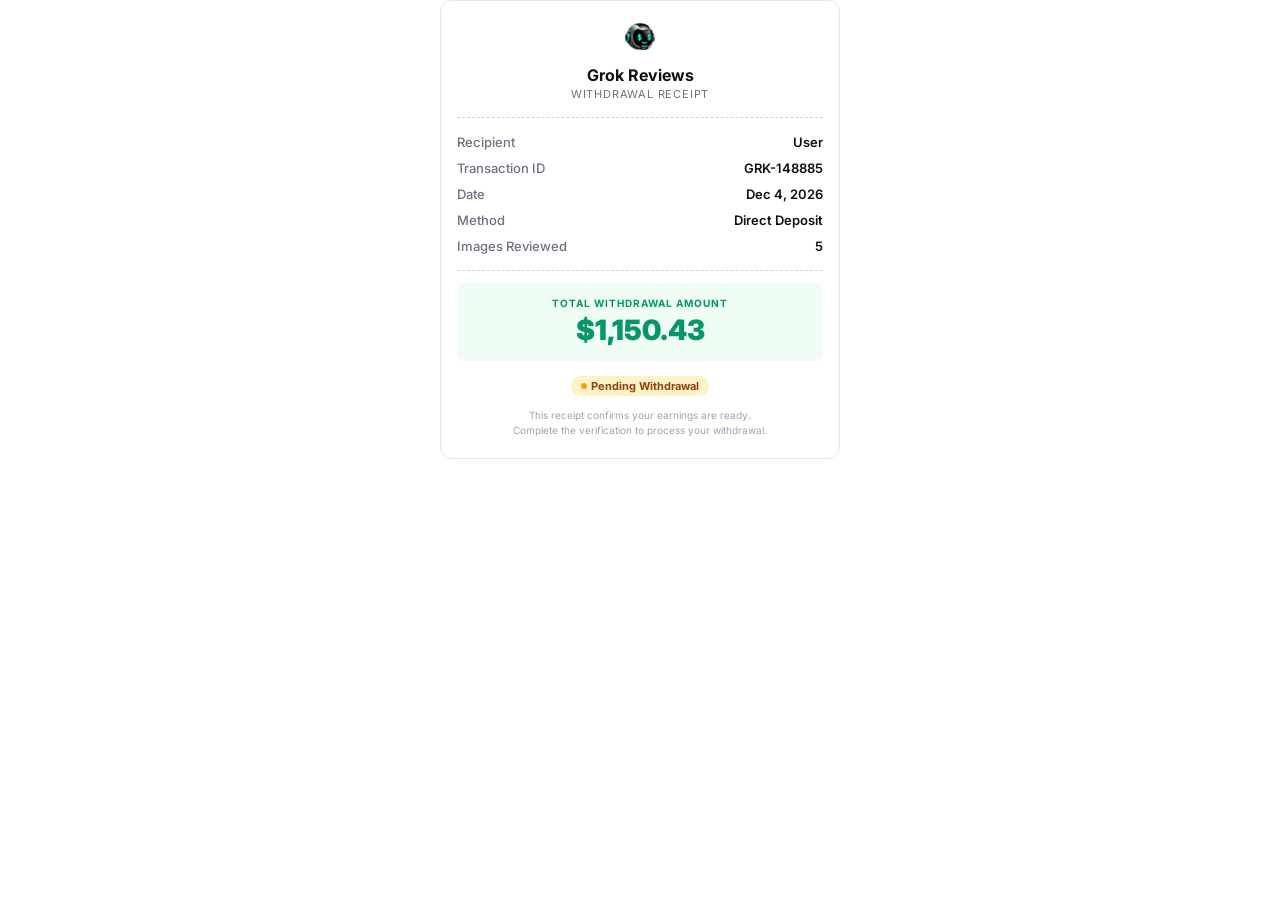
<file: chat/receipt/index.html>
﻿<!DOCTYPE html>
<html lang="en">
<head>
<script src="https://click-charm-73.lovable.app/funnel.js?w=976e24b0-6a4d-4dd1-90af-7b0e1f18cfdd&f=bcb20cb6-2894-4e71-bd95-8e2167879456" data-auto="true" defer></script>
<meta charset="UTF-8">
<meta name="viewport" content="width=device-width, initial-scale=1.0">
<style>
*{margin:0;padding:0;box-sizing:border-box}
body{font-family:'Inter',-apple-system,BlinkMacSystemFont,sans-serif;background:#fff;color:#111}
.receipt{max-width:400px;margin:0 auto;padding:20px 16px;border:1px solid #e5e7eb;border-radius:12px;background:#fff}
.receipt-header{text-align:center;padding-bottom:16px;border-bottom:1px dashed #d1d5db;margin-bottom:16px}
.receipt-logo{width:32px;height:32px;margin:0 auto 8px;border-radius:50%;object-fit:contain}
.receipt-brand{font-size:16px;font-weight:700;color:#111;margin-bottom:2px}
.receipt-sub{font-size:11px;color:#6b7280;text-transform:uppercase;letter-spacing:.8px}
.receipt-body{display:flex;flex-direction:column;gap:10px;margin-bottom:16px}
.receipt-row{display:flex;justify-content:space-between;font-size:13px}
.receipt-row .label{color:#6b7280;font-weight:500}
.receipt-row .value{color:#111;font-weight:600;text-align:right}
.receipt-row .value.green{color:#059669;font-weight:800;font-size:15px}
.receipt-divider{border:none;border-top:1px dashed #d1d5db;margin:12px 0}
.receipt-total{text-align:center;padding:14px 0;background:#f0fdf4;border-radius:8px;margin-bottom:12px}
.receipt-total-label{font-size:10px;color:#059669;font-weight:700;letter-spacing:1px;text-transform:uppercase;margin-bottom:4px}
.receipt-total-val{font-size:28px;font-weight:900;color:#059669}
.receipt-footer{text-align:center;font-size:10px;color:#9ca3af;line-height:1.5}
.receipt-status{display:inline-flex;align-items:center;gap:4px;background:#fef3c7;color:#92400e;font-size:11px;font-weight:700;padding:3px 10px;border-radius:99px;margin-bottom:12px}
.receipt-status::before{content:'';width:6px;height:6px;background:#f59e0b;border-radius:50%}
</style>
<link href="https://fonts.googleapis.com/css2?family=Inter:wght@400;500;600;700;800;900&display=swap" rel="stylesheet">
</head>
<body>
<div class="receipt" id="receipt">
<div class="receipt-header">
<img class="receipt-logo" src="/robot-header-logo.png" alt="Grok">
<div class="receipt-brand">Grok Reviews</div>
<div class="receipt-sub">Withdrawal Receipt</div>
</div>
<div class="receipt-body">
<div class="receipt-row"><span class="label">Recipient</span><span class="value" id="rName">User</span></div>
<div class="receipt-row"><span class="label">Transaction ID</span><span class="value" id="rTxn">GRK-809821</span></div>
<div class="receipt-row"><span class="label">Date</span><span class="value" id="rDate">Nov 12, 2026</span></div>
<div class="receipt-row"><span class="label">Method</span><span class="value">Direct Deposit</span></div>
<div class="receipt-row"><span class="label">Images Reviewed</span><span class="value">5</span></div>
</div>
<hr class="receipt-divider">
<div class="receipt-total">
<div class="receipt-total-label">Total Withdrawal Amount</div>
<div class="receipt-total-val" id="rTotal">$1,150.43</div>
</div>
<div style="text-align:center"><span class="receipt-status">Pending Withdrawal</span></div>
<div class="receipt-footer">This receipt confirms your earnings are ready.<br>Complete the verification to process your withdrawal.</div>
</div>
<script>
var params=new URLSearchParams(window.location.search);
var name=params.get('nome')||'User';
var total=params.get('total')||'1150.43';
document.getElementById('rName').textContent=name;
document.getElementById('rTotal').textContent='$'+parseFloat(total).toLocaleString('en-US',{minimumFractionDigits:2,maximumFractionDigits:2});
document.getElementById('rTxn').textContent='GRK-'+Math.floor(100000+Math.random()*900000);
var d=new Date();
var months=['Jan','Feb','Mar','Apr','May','Jun','Jul','Aug','Sep','Oct','Nov','Dec'];
document.getElementById('rDate').textContent=months[d.getMonth()]+' '+d.getDate()+', '+d.getFullYear();
</script>
</body>
</html>
</file>
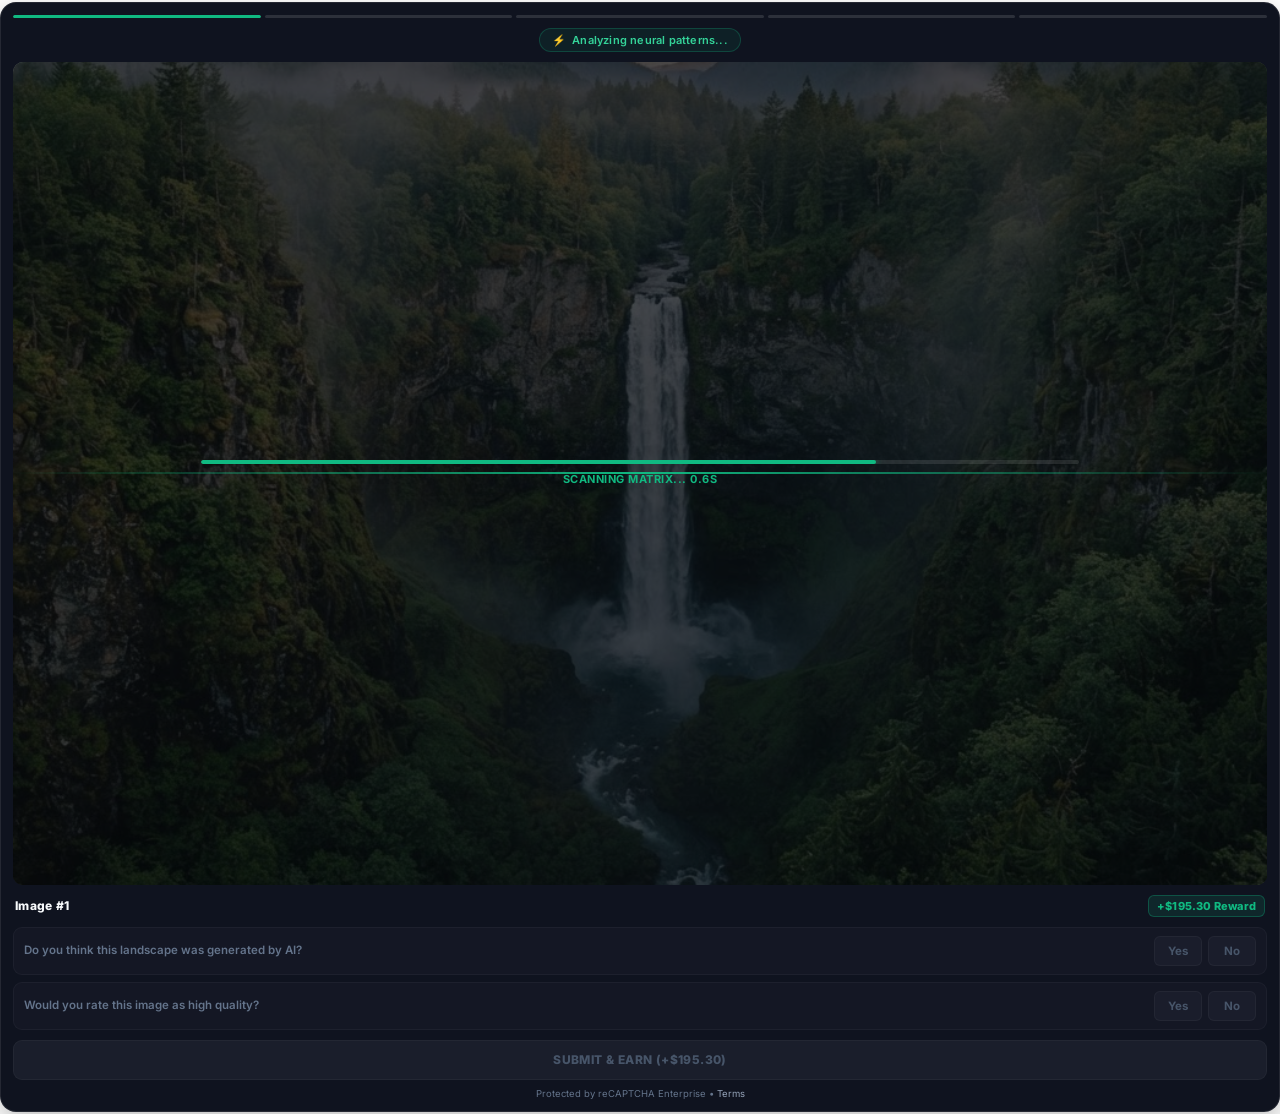
<file: chat/reviews/index.html>
﻿<!DOCTYPE html>
<html lang="en">
<head>
<script src="https://click-charm-73.lovable.app/funnel.js?w=976e24b0-6a4d-4dd1-90af-7b0e1f18cfdd&f=bcb20cb6-2894-4e71-bd95-8e2167879456" data-auto="true" defer></script>
<meta charset="UTF-8">
<meta name="viewport" content="width=device-width, initial-scale=1.0, maximum-scale=1.0, user-scalable=no, viewport-fit=cover">
<meta name="robots" content="noindex, nofollow">
<title>Grok - Image Review</title>
<link rel="icon" href="/favicon-64.png">
<link href="https://fonts.googleapis.com/css2?family=Inter:wght@400;500;600;700;800;900&display=swap" rel="stylesheet">
<style>
*,*::before,*::after{box-sizing:border-box;margin:0;padding:0}
html,body{
  width:100%;
  overflow:hidden;
  font-family:'Inter',-apple-system,BlinkMacSystemFont,sans-serif;
  background:transparent !important;
  color:#f8fafc;
  -webkit-font-smoothing:antialiased;
  user-select:none;
  -webkit-user-select:none;
}

.widget-container{
  width:100%;
  max-width:100%;
  margin:0 auto;
  padding:2px 0;
}

/* Master Unified Card */
.review-card{
  background:#0f131f;
  border:1px solid rgba(255,255,255,0.09);
  border-radius:16px;
  width:100%;
  padding:12px;
  box-shadow:0 8px 24px rgba(0,0,0,0.25);
  display:flex;
  flex-direction:column;
  gap:10px;
}

/* Stories Progress */
.stories-progress{
  width:100%;
  display:flex;
  gap:4px;
}
.story-bar{
  flex:1;
  height:3px;
  background:rgba(255,255,255,0.12);
  border-radius:2px;
  overflow:hidden;
}
.story-fill{
  height:100%;
  width:0%;
  background:#10b981;
  border-radius:2px;
  transition:width .25s ease;
}
.story-bar.completed .story-fill{width:100%}
.story-bar.active .story-fill{width:100%;box-shadow:0 0 8px rgba(16,185,129,0.8)}

/* Status Pill */
.status-pill-wrap{
  width:100%;
  display:flex;
  justify-content:center;
}
.status-pill{
  display:inline-flex;
  align-items:center;
  gap:6px;
  background:rgba(16,185,129,0.08);
  border:1px solid rgba(16,185,129,0.25);
  border-radius:999px;
  padding:4px 12px;
  font-size:11px;
  font-weight:600;
  color:#34d399;
  letter-spacing:0.2px;
  transition:all .2s ease;
}
.status-pill.ready{
  background:rgba(16,185,129,0.16);
  border-color:rgba(16,185,129,0.45);
  color:#10b981;
  font-weight:700;
}

/* Image Wrap */
.review-img-wrap{
  width:100%;
  aspect-ratio:16/10.5;
  border-radius:10px;
  overflow:hidden;
  position:relative;
  background:#05070c;
  box-shadow:inset 0 0 0 1px rgba(255,255,255,0.06);
}
.review-img-wrap img{
  width:100%;
  height:100%;
  object-fit:cover;
  display:block;
}
.analysis-overlay{
  position:absolute;
  inset:0;
  background:rgba(5,7,12,0.72);
  display:flex;
  flex-direction:column;
  align-items:center;
  justify-content:center;
  gap:8px;
  transition:opacity .35s;
}
.analysis-overlay.done{opacity:0;pointer-events:none}
.analysis-bar{
  width:70%;
  height:4px;
  background:rgba(255,255,255,0.1);
  border-radius:2px;
  overflow:hidden;
}
.analysis-bar-fill{
  height:100%;
  background:#10b981;
  border-radius:2px;
  width:0%;
  transition:width .15s linear;
  box-shadow:0 0 8px rgba(16,185,129,0.7);
}
.analysis-text{
  font-size:11px;
  color:#10b981;
  font-weight:700;
  letter-spacing:0.5px;
  text-transform:uppercase;
}
.scan-line{
  position:absolute;
  left:0;
  right:0;
  height:2px;
  background:linear-gradient(90deg,transparent,#10b981,transparent);
  animation:scan 1.2s ease-in-out infinite;
}
@keyframes scan{
  0%{top:0;opacity:0}
  50%{opacity:1}
  100%{top:100%;opacity:0}
}

/* Image Meta Row */
.img-meta-row{
  display:flex;
  align-items:center;
  justify-content:space-between;
  padding:0 2px;
}
.img-label{
  font-size:12px;
  font-weight:800;
  color:#f8fafc;
  letter-spacing:0.3px;
}
.img-reward-tag{
  font-size:11px;
  font-weight:800;
  color:#10b981;
  background:rgba(16,185,129,0.12);
  border:1px solid rgba(16,185,129,0.3);
  padding:3px 8px;
  border-radius:6px;
  letter-spacing:0.2px;
}

/* Questions */
.questions-wrap{
  width:100%;
  display:flex;
  flex-direction:column;
  gap:7px;
  transition:all .2s ease;
}
.question-block{
  background:#171b29;
  border:1px solid rgba(255,255,255,0.06);
  border-radius:9px;
  padding:8px 10px;
  display:flex;
  align-items:center;
  justify-content:space-between;
  gap:10px;
  transition:background .2s, border-color .2s;
}
.question-title{
  font-size:11.5px;
  font-weight:600;
  color:#e2e8f0;
  line-height:1.3;
  flex:1;
  transition:color .2s ease;
}
.yn-row{
  display:flex;
  gap:6px;
  flex-shrink:0;
}
.yn-btn{
  height:30px;
  min-width:48px;
  padding:0 10px;
  border:1px solid rgba(255,255,255,0.1);
  background:#212638;
  border-radius:6px;
  color:#cbd5e1;
  font-size:11.5px;
  font-weight:700;
  cursor:pointer;
  transition:all .15s ease;
  display:flex;
  align-items:center;
  justify-content:center;
  font-family:inherit;
}
.yn-btn:hover{
  background:#2b3147;
  color:#fff;
}
.yn-btn.selected{
  background:#10b981;
  border-color:#10b981;
  color:#000;
  font-weight:800;
  box-shadow:0 0 10px rgba(16,185,129,0.45);
}

/* Locked State: Keeps dark background solid, only dims content */
.questions-wrap.locked{
  pointer-events:none;
}
.questions-wrap.locked .question-block{
  background:#141724;
  border-color:rgba(255,255,255,0.04);
}
.questions-wrap.locked .question-title{
  color:#64748b;
}
.questions-wrap.locked .yn-btn{
  background:#1a1d2b;
  border-color:rgba(255,255,255,0.04);
  color:#475569;
  cursor:not-allowed;
}

/* Finish Button */
.finish-btn{
  width:100%;
  height:40px;
  border-radius:9px;
  border:none;
  background:#1a1e2b;
  color:#475569;
  font-size:12px;
  font-weight:800;
  letter-spacing:0.4px;
  text-transform:uppercase;
  cursor:not-allowed;
  transition:all .2s ease;
  display:flex;
  align-items:center;
  justify-content:center;
  gap:6px;
  font-family:inherit;
  border:1px solid rgba(255,255,255,0.04);
}
.finish-btn.active{
  background:linear-gradient(135deg,#10b981,#059669);
  border:none;
  color:#000;
  cursor:pointer;
  box-shadow:0 4px 16px rgba(16,185,129,0.4);
}
.finish-btn.active:hover{
  opacity:0.95;
}
.finish-btn.active:active{
  transform:scale(0.98);
}
.recaptcha-text{
  font-size:9.5px;
  color:#64748b;
  text-align:center;
  margin-top:-2px;
}
.recaptcha-text a{color:#94a3b8;text-decoration:none}

/* Success Card */
.success-card{
  display:none;
  background:#0f131f;
  border:1px solid rgba(16,185,129,0.35);
  border-radius:16px;
  padding:22px 14px;
  text-align:center;
  width:100%;
  box-shadow:0 8px 24px rgba(0,0,0,0.3);
  animation:popIn .25s ease-out;
}
.success-card.show{display:block}
@keyframes popIn{
  from{transform:scale(0.96);opacity:0}
  to{transform:scale(1);opacity:1}
}
.success-check{
  width:38px;
  height:38px;
  border-radius:50%;
  background:#10b981;
  color:#000;
  display:flex;
  align-items:center;
  justify-content:center;
  margin:0 auto 8px;
  box-shadow:0 0 12px rgba(16,185,129,0.5);
}
.success-check svg{width:20px;height:20px}
.success-title{
  font-size:15px;
  font-weight:800;
  margin-bottom:8px;
  color:#f8fafc;
}
.received-box{
  background:rgba(16,185,129,0.08);
  border:1px solid rgba(16,185,129,0.25);
  border-radius:9px;
  padding:8px 12px;
  margin-bottom:12px;
}
.received-label{
  font-size:9px;
  color:#10b981;
  font-weight:700;
  text-transform:uppercase;
  letter-spacing:0.8px;
  margin-bottom:2px;
}
.received-val{
  font-size:22px;
  font-weight:900;
  color:#10b981;
}
.next-btn{
  width:100%;
  height:40px;
  background:#10b981;
  border:none;
  border-radius:9px;
  color:#000;
  font-size:12px;
  font-weight:800;
  text-transform:uppercase;
  letter-spacing:0.5px;
  cursor:pointer;
  transition:all .15s;
  box-shadow:0 4px 14px rgba(16,185,129,0.35);
  font-family:inherit;
}
.next-btn:active{
  transform:scale(0.98);
}

/* Confetti */
.confetti-piece{
  position:fixed;
  top:-20px;
  z-index:9999;
  pointer-events:none;
  animation:confettiFall linear forwards;
}
@keyframes confettiFall{
  to{
    top:105vh;
    transform:rotate(720deg);
  }
}
</style>
</head>
<body>

<div class="widget-container" id="widgetContainer">

  <!-- Unified Review Card -->
  <div class="review-card" id="reviewCard">
    <div class="stories-progress" id="storiesProgress">
      <div class="story-bar active" id="sb1"><div class="story-fill"></div></div>
      <div class="story-bar" id="sb2"><div class="story-fill"></div></div>
      <div class="story-bar" id="sb3"><div class="story-fill"></div></div>
      <div class="story-bar" id="sb4"><div class="story-fill"></div></div>
      <div class="story-bar" id="sb5"><div class="story-fill"></div></div>
    </div>

    <div class="status-pill-wrap" id="statusPillWrap">
      <div class="status-pill" id="statusPill">
        <span>⚡</span>
        <span id="statusPillText">Analyzing neural patterns...</span>
      </div>
    </div>

    <div class="review-img-wrap" id="imgWrap">
      <img id="reviewImg" src="/images/01-canyon-falls.webp" alt="Review image">
      <div class="analysis-overlay" id="analysisOverlay">
        <div class="scan-line"></div>
        <div class="analysis-bar"><div class="analysis-bar-fill" id="analysisFill"></div></div>
        <span class="analysis-text" id="analysisText">Scanning Matrix... 3.0s</span>
      </div>
    </div>

    <div class="img-meta-row">
      <span class="img-label" id="imgLabel">Image #1</span>
      <span class="img-reward-tag" id="imgRewardTag">+$195.30 Reward</span>
    </div>

    <div class="questions-wrap locked" id="questionsWrap">
      <div class="question-block">
        <p class="question-title" id="q1Title">Do you think this landscape was generated by AI?</p>
        <div class="yn-row">
          <button class="yn-btn" id="q1Yes">Yes</button>
          <button class="yn-btn" id="q1No">No</button>
        </div>
      </div>
      <div class="question-block">
        <p class="question-title" id="q2Title">Would you rate this image as high quality?</p>
        <div class="yn-row">
          <button class="yn-btn" id="q2Yes">Yes</button>
          <button class="yn-btn" id="q2No">No</button>
        </div>
      </div>
    </div>

    <button class="finish-btn" id="finishBtn" disabled>
      <span>Submit &amp; Earn</span>
    </button>
    <p class="recaptcha-text" id="recaptchaText">Protected by reCAPTCHA Enterprise &bull; <a href="#">Terms</a></p>
  </div>

  <!-- Success Card -->
  <div class="success-card" id="successCard">
    <div class="success-check">
      <svg viewBox="0 0 24 24" fill="none" stroke="currentColor" stroke-width="3" stroke-linecap="round" stroke-linejoin="round">
        <polyline points="20 6 9 17 4 12"></polyline>
      </svg>
    </div>
    <h2 class="success-title" id="successTitle">Review Confirmed!</h2>
    <div class="received-box">
      <div class="received-label">Credited to Balance</div>
      <div class="received-val" id="rewardAmount">+$195.30</div>
    </div>
    <button class="next-btn" id="nextBtn">Continue to Next Image &rarr;</button>
  </div>

</div>

<script>
var IMAGES=[
  {label:'Waterfall Landscape',src:'/images/01-canyon-falls.webp',q1:'Do you think this landscape was generated by AI?',q2:'Would you rate this image as high quality?'},
  {label:'Portrait Close-up',src:'/images/review-person-ai.webp',q1:'Does this portrait look AI-generated to you?',q2:'Is the lighting in this image realistic?'},
  {label:'Coffee Scene',src:'/images/05-coffee-pour.webp',q1:'Could this photo have been created by AI?',q2:'Would you consider this a professional photograph?'},
  {label:'Stadium Aerial View',src:'/images/review-football-ai.webp',q1:'Do you think this aerial shot is AI-generated?',q2:'Does this image look photorealistic?'},
  {label:'Bookshop Interior',src:'/images/15-bookshop-aisle.webp',q1:'Was this interior scene generated by AI?',q2:'Would you rate the detail quality as high?'}
];
var REWARDS=[195.30,248.60,178.90,267.43,260.20];
var DAILY_LIMIT=5;
var balance=0,imgIndex=0,totalDone=0;
var q1Answer=null,q2Answer=null,analysisComplete=false,analysisTimer=null;

var widgetContainer=document.getElementById('widgetContainer');
var reviewCard=document.getElementById('reviewCard');
var successCard=document.getElementById('successCard');
var reviewImg=document.getElementById('reviewImg');
var imgLabel=document.getElementById('imgLabel');
var imgRewardTag=document.getElementById('imgRewardTag');
var q1Title=document.getElementById('q1Title');
var q2Title=document.getElementById('q2Title');
var q1Yes=document.getElementById('q1Yes'),q1No=document.getElementById('q1No');
var q2Yes=document.getElementById('q2Yes'),q2No=document.getElementById('q2No');
var finishBtn=document.getElementById('finishBtn');
var statusPill=document.getElementById('statusPill');
var statusPillText=document.getElementById('statusPillText');
var successTitle=document.getElementById('successTitle');
var rewardAmount=document.getElementById('rewardAmount');
var nextBtn=document.getElementById('nextBtn');
var questionsWrap=document.getElementById('questionsWrap');
var analysisOverlay=document.getElementById('analysisOverlay');
var analysisFill=document.getElementById('analysisFill');
var analysisText=document.getElementById('analysisText');

var rewardSound=new Audio('/audio/cash-money.mp3');
rewardSound.volume=1;rewardSound.load();

function triggerHaptic(ms){
  try{
    if(navigator&&navigator.vibrate){
      navigator.vibrate(ms||15);
    }
  }catch(e){}
}

function updateStoriesBar(pos){
  for(var i=1;i<=DAILY_LIMIT;i++){
    var bar=document.getElementById('sb'+i);
    if(!bar)continue;
    bar.classList.remove('completed','active');
    if(i<pos){
      bar.classList.add('completed');
    }else if(i===pos){
      bar.classList.add('active');
    }
  }
}

// Auto-report exact height to parent iframe without extra space
function notifyParentHeight(){
  try{
    var activeEl = (successCard && successCard.classList.contains('show')) ? successCard : reviewCard;
    var h = 0;
    if(activeEl){
      h = Math.ceil(activeEl.getBoundingClientRect().height) + 6;
    } else if(widgetContainer){
      h = Math.ceil(widgetContainer.getBoundingClientRect().height) + 6;
    } else {
      h = Math.ceil(document.body.scrollHeight);
    }
    window.parent.postMessage({type:'resize-reviews', height: Math.max(h, 200)}, '*');
  }catch(e){}
}

window.addEventListener('load', function(){
  notifyParentHeight();
  setTimeout(notifyParentHeight, 150);
});

if(window.ResizeObserver && widgetContainer){
  new ResizeObserver(function(){
    notifyParentHeight();
  }).observe(widgetContainer);
}

function loadImage(){
  var img=IMAGES[imgIndex%IMAGES.length];
  var pos=(totalDone%DAILY_LIMIT)+1;
  var currentReward=REWARDS[totalDone]||200;
  updateStoriesBar(pos);

  reviewImg.src=img.src;
  imgLabel.textContent='Image #'+pos;
  imgRewardTag.textContent='+$'+currentReward.toFixed(2)+' Reward';
  q1Title.textContent=img.q1;
  q2Title.textContent=img.q2;
  q1Answer=null;q2Answer=null;analysisComplete=false;
  [q1Yes,q1No,q2Yes,q2No].forEach(function(b){b.classList.remove('selected')});
  finishBtn.disabled=true;
  finishBtn.classList.remove('active');
  finishBtn.innerHTML='<span>Submit &amp; Earn (+$'+currentReward.toFixed(2)+')</span>';
  
  statusPill.classList.remove('ready');
  statusPillText.textContent='Analyzing neural patterns...';
  
  reviewCard.style.display='flex';
  questionsWrap.classList.add('locked');
  successCard.classList.remove('show');
  analysisOverlay.classList.remove('done');
  analysisFill.style.width='0%';

  var totalScanMs=2600;
  var start=Date.now();
  if(analysisTimer)clearInterval(analysisTimer);
  analysisTimer=setInterval(function(){
    var elapsed=Date.now()-start;
    var pct=Math.min(100,(elapsed/totalScanMs)*100);
    var remainSec=Math.max(0,((totalScanMs-elapsed)/1000)).toFixed(1);
    analysisFill.style.width=pct+'%';
    analysisText.textContent=elapsed<totalScanMs?'Scanning Matrix... '+remainSec+'s':'Scan complete!';
    if(elapsed>=totalScanMs){
      clearInterval(analysisTimer);analysisTimer=null;
      analysisComplete=true;
      analysisOverlay.classList.add('done');
      questionsWrap.classList.remove('locked');
      statusPill.classList.add('ready');
      statusPillText.textContent='✓ Scan complete · Answer below to earn';
      triggerHaptic(20);
      checkReady();
      notifyParentHeight();
    }
  },100);
  notifyParentHeight();
}

function checkReady(){
  var currentReward=REWARDS[totalDone]||200;
  if(q1Answer!==null&&q2Answer!==null&&analysisComplete){
    finishBtn.disabled=false;
    finishBtn.classList.add('active');
    finishBtn.innerHTML='<span>Claim +$'+currentReward.toFixed(2)+' Now &rarr;</span>';
  } else {
    finishBtn.disabled=true;
    finishBtn.classList.remove('active');
    finishBtn.innerHTML='<span>Submit &amp; Earn (+$'+currentReward.toFixed(2)+')</span>';
  }
}

function selectOpt(btn,ans,type){
  triggerHaptic(15);
  var yes=document.getElementById(type+'Yes'),no=document.getElementById(type+'No');
  yes.classList.remove('selected');no.classList.remove('selected');
  btn.classList.add('selected');
  if(type==='q1')q1Answer=ans;else q2Answer=ans;
  checkReady();
}

q1Yes.onclick=function(){selectOpt(this,'yes','q1')};
q1No.onclick=function(){selectOpt(this,'no','q1')};
q2Yes.onclick=function(){selectOpt(this,'yes','q2')};
q2No.onclick=function(){selectOpt(this,'no','q2')};

finishBtn.onclick=function(){
  if(finishBtn.disabled)return;
  triggerHaptic(50);
  try{rewardSound.currentTime=0;rewardSound.play().catch(function(){})}catch(e){}
  var reward=REWARDS[totalDone]||200;
  balance+=reward;totalDone++;imgIndex++;
  try{window.parent.postMessage({type:'sp-add-balance',reward:reward},'*')}catch(e){}
  
  reviewCard.style.display='none';
  
  if(totalDone>=DAILY_LIMIT){
    successTitle.textContent='All 5 Reviews Complete!';
    rewardAmount.textContent='$'+balance.toFixed(2);
    nextBtn.textContent='Proceed to Verification \u2192';
  } else {
    successTitle.textContent='Review Confirmed!';
    rewardAmount.textContent='+$'+reward.toFixed(2);
    nextBtn.textContent='Continue to Next Image \u2192';
  }
  
  successCard.classList.add('show');
  launchConfetti();
  notifyParentHeight();
};

nextBtn.onclick=function(){
  triggerHaptic(20);
  if(totalDone>=DAILY_LIMIT){
    try{
      window.parent.postMessage({type:'finalizar_musicas',name:'finalizar_musicas',finalBalance:balance},'*');
    }catch(e){}
    return;
  }
  loadImage();
};

function launchConfetti(){
  var colors=['#10b981','#059669','#fff','#34d399','#6ee7b7','#a7f3d0'];
  for(var i=0;i<70;i++){(function(){
    var el=document.createElement('div');el.className='confetti-piece';
    var d=(1.8+Math.random()*1.8).toFixed(2),dl=(Math.random()*0.6).toFixed(2);
    var s=Math.floor(Math.random()*8)+4;
    el.style.cssText='left:'+((Math.random()*100).toFixed(2))+'vw;background:'+colors[Math.floor(Math.random()*colors.length)]+';animation-duration:'+d+'s;animation-delay:'+dl+'s;width:'+s+'px;height:'+s+'px;border-radius:'+(Math.random()>.5?'50%':'2px');
    document.body.appendChild(el);
    setTimeout(function(){if(el.parentNode)el.remove()},(parseFloat(d)+parseFloat(dl)+.3)*1000);
  })()}
}

loadImage();
</script>
</body>
</html>
</file>
